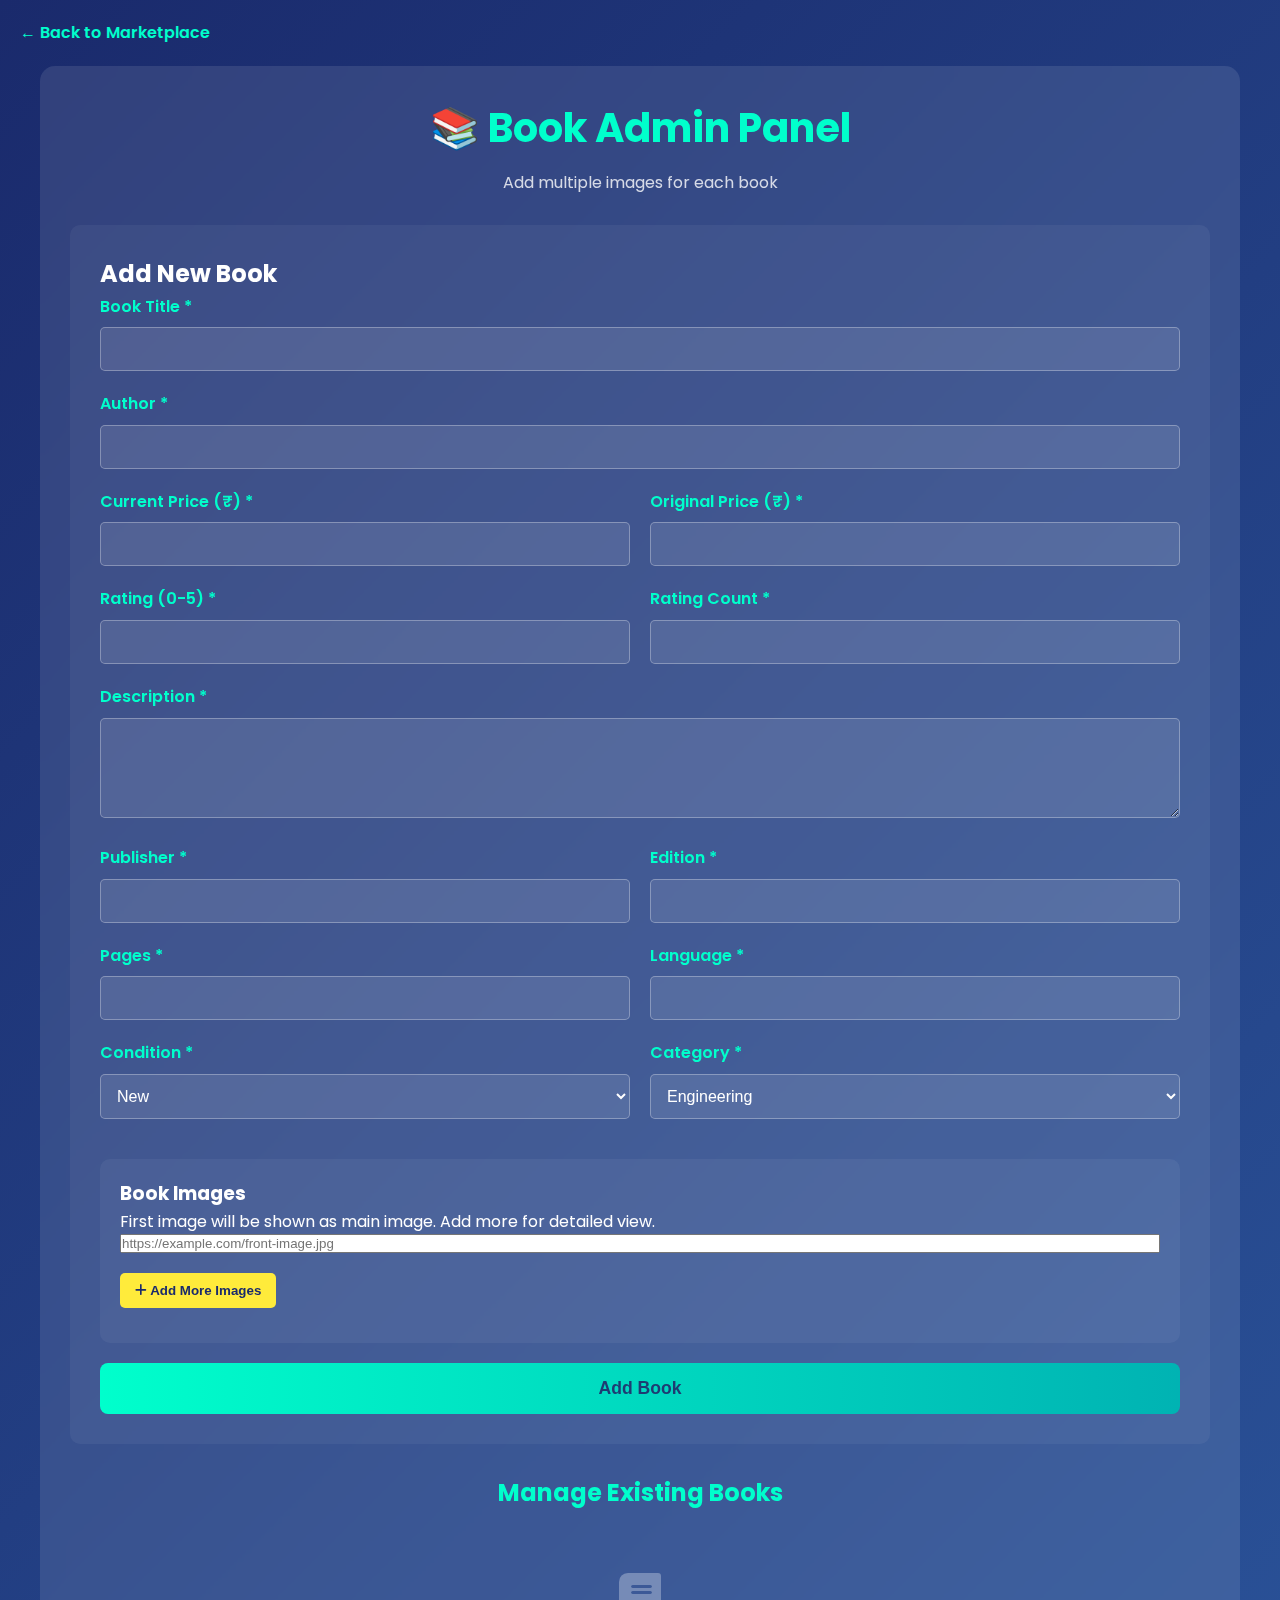
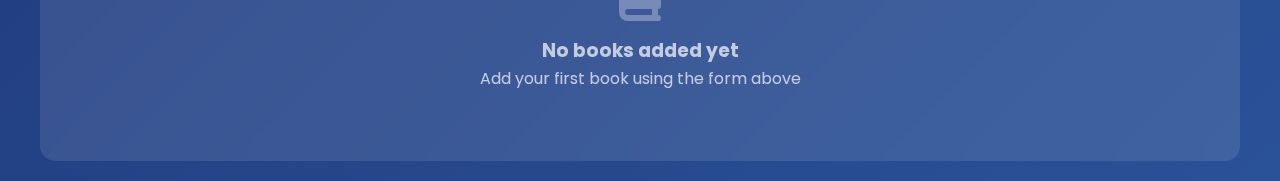
<file: admin-panel.html>
<!DOCTYPE html>
<html lang="en">
<head>
<meta charset="UTF-8">
<meta name="viewport" content="width=device-width, initial-scale=1.0">
<title>Admin Panel - AbhiLearn</title>
<link href="https://fonts.googleapis.com/css2?family=Poppins:wght@300;400;600;700&display=swap" rel="stylesheet">
<link rel="stylesheet" href="https://cdnjs.cloudflare.com/ajax/libs/font-awesome/6.4.0/css/all.min.css">
<style>
* { margin:0; padding:0; box-sizing:border-box; }
body { 
    font-family: 'Poppins', sans-serif; 
    background: linear-gradient(135deg, #1a2a6c 0%, #2a5298 100%); 
    color:#fff; 
    min-height:100vh; 
    line-height: 1.6;
    padding: 20px;
}

.admin-container {
    max-width: 1200px;
    margin: 0 auto;
    background: rgba(255,255,255,0.1);
    border-radius: 15px;
    padding: 30px;
    backdrop-filter: blur(10px);
}

.admin-header {
    text-align: center;
    margin-bottom: 30px;
}

.admin-header h1 {
    color: #00ffcc;
    font-size: 2.5rem;
    margin-bottom: 10px;
}

.admin-header p {
    color: rgba(255,255,255,0.8);
}

.add-book-form {
    background: rgba(255,255,255,0.05);
    padding: 30px;
    border-radius: 10px;
    margin-bottom: 30px;
}

.form-group {
    margin-bottom: 20px;
}

.form-group label {
    display: block;
    margin-bottom: 8px;
    font-weight: 600;
    color: #00ffcc;
}

.form-group input, .form-group textarea, .form-group select {
    width: 100%;
    padding: 12px;
    border: 1px solid rgba(255,255,255,0.3);
    background: rgba(255,255,255,0.1);
    color: #fff;
    border-radius: 5px;
    font-size: 1rem;
}

.form-group textarea {
    height: 100px;
    resize: vertical;
}

.form-row {
    display: grid;
    grid-template-columns: 1fr 1fr;
    gap: 20px;
}

/* Multiple Images Section */
.multiple-images {
    background: rgba(255,255,255,0.05);
    padding: 20px;
    border-radius: 10px;
    margin: 20px 0;
}

.image-url-group {
    display: flex;
    gap: 10px;
    margin-bottom: 10px;
}

.image-url-group input {
    flex: 1;
}

.add-more-btn {
    background: #ffeb3b;
    color: #1a2a6c;
    border: none;
    padding: 10px 15px;
    border-radius: 5px;
    cursor: pointer;
    font-weight: 600;
    margin-top: 10px;
}

.remove-image {
    background: #ff3366;
    color: white;
    border: none;
    padding: 12px 15px;
    border-radius: 5px;
    cursor: pointer;
}

.preview-images {
    display: flex;
    gap: 10px;
    flex-wrap: wrap;
    margin-top: 15px;
}

.preview-img {
    width: 80px;
    height: 80px;
    object-fit: cover;
    border-radius: 5px;
    border: 2px solid #00ffcc;
}

.submit-btn {
    background: linear-gradient(to right, #00ffcc, #00b3b3);
    color: #1e3c72;
    border: none;
    padding: 15px 30px;
    border-radius: 8px;
    font-weight: 600;
    font-size: 1.1rem;
    cursor: pointer;
    transition: all 0.3s ease;
    width: 100%;
}

.submit-btn:hover {
    background: linear-gradient(to right, #00e6b8, #009999);
    transform: translateY(-2px);
}

.books-list {
    margin-top: 30px;
}

.books-list h2 {
    color: #00ffcc;
    margin-bottom: 20px;
    text-align: center;
}

.book-item {
    background: rgba(255,255,255,0.05);
    padding: 20px;
    border-radius: 10px;
    margin-bottom: 15px;
}

.book-info h3 {
    color: #00ffcc;
    margin-bottom: 5px;
}

.book-images-preview {
    display: flex;
    gap: 10px;
    margin: 10px 0;
    flex-wrap: wrap;
}

.book-img-preview {
    width: 60px;
    height: 60px;
    object-fit: cover;
    border-radius: 5px;
}

.book-actions {
    display: flex;
    gap: 10px;
    margin-top: 10px;
}

.edit-btn, .delete-btn {
    padding: 8px 15px;
    border: none;
    border-radius: 5px;
    cursor: pointer;
    font-weight: 600;
}

.edit-btn {
    background: #ffeb3b;
    color: #1a2a6c;
}

.delete-btn {
    background: #ff3366;
    color: white;
}

.empty-books {
    text-align: center;
    padding: 40px;
    color: rgba(255,255,255,0.7);
}

.empty-books i {
    font-size: 3rem;
    margin-bottom: 15px;
    color: rgba(255,255,255,0.3);
}

.back-btn {
    display: inline-block;
    margin-bottom: 20px;
    color: #00ffcc;
    text-decoration: none;
    font-weight: 600;
}

.back-btn:hover {
    text-decoration: underline;
}
</style>
</head>
<body>

<a href="buy.html" class="back-btn">← Back to Marketplace</a>

<div class="admin-container">
    <div class="admin-header">
        <h1>📚 Book Admin Panel</h1>
        <p>Add multiple images for each book</p>
    </div>

    <div class="add-book-form">
        <h2>Add New Book</h2>
        <form id="bookForm">
            <div class="form-group">
                <label for="bookTitle">Book Title *</label>
                <input type="text" id="bookTitle" required>
            </div>
            
            <div class="form-group">
                <label for="bookAuthor">Author *</label>
                <input type="text" id="bookAuthor" required>
            </div>
            
            <div class="form-row">
                <div class="form-group">
                    <label for="currentPrice">Current Price (₹) *</label>
                    <input type="number" id="currentPrice" required>
                </div>
                
                <div class="form-group">
                    <label for="originalPrice">Original Price (₹) *</label>
                    <input type="number" id="originalPrice" required>
                </div>
            </div>
            
            <div class="form-row">
                <div class="form-group">
                    <label for="bookRating">Rating (0-5) *</label>
                    <input type="number" id="bookRating" min="0" max="5" step="0.1" required>
                </div>
                
                <div class="form-group">
                    <label for="ratingCount">Rating Count *</label>
                    <input type="number" id="ratingCount" required>
                </div>
            </div>
            
            <div class="form-group">
                <label for="bookDescription">Description *</label>
                <textarea id="bookDescription" required></textarea>
            </div>
            
            <div class="form-row">
                <div class="form-group">
                    <label for="bookPublisher">Publisher *</label>
                    <input type="text" id="bookPublisher" required>
                </div>
                
                <div class="form-group">
                    <label for="bookEdition">Edition *</label>
                    <input type="text" id="bookEdition" required>
                </div>
            </div>
            
            <div class="form-row">
                <div class="form-group">
                    <label for="bookPages">Pages *</label>
                    <input type="number" id="bookPages" required>
                </div>
                
                <div class="form-group">
                    <label for="bookLanguage">Language *</label>
                    <input type="text" id="bookLanguage" required>
                </div>
            </div>
            
            <div class="form-row">
                <div class="form-group">
                    <label for="bookCondition">Condition *</label>
                    <select id="bookCondition" required>
                        <option value="New">New</option>
                        <option value="Like New">Like New</option>
                        <option value="Good">Good</option>
                        <option value="Acceptable">Acceptable</option>
                    </select>
                </div>
                
                <div class="form-group">
                    <label for="bookCategory">Category *</label>
                    <select id="bookCategory" required>
                        <option value="Engineering">Engineering</option>
                        <option value="Medical">Medical</option>
                        <option value="Commerce">Commerce</option>
                        <option value="Arts">Arts</option>
                        <option value="Science">Science</option>
                    </select>
                </div>
            </div>
            
            <!-- Multiple Images Section -->
            <div class="multiple-images">
                <h3>Book Images</h3>
                <p>First image will be shown as main image. Add more for detailed view.</p>
                
                <div id="imageUrlsContainer">
                    <div class="image-url-group">
                        <input type="url" class="image-url" placeholder="https://example.com/front-image.jpg" required>
                    </div>
                </div>
                
                <button type="button" class="add-more-btn" onclick="addMoreImageField()">
                    <i class="fas fa-plus"></i> Add More Images
                </button>
                
                <div class="preview-images" id="imagePreview">
                    <!-- Image previews will appear here -->
                </div>
            </div>
            
            <button type="submit" class="submit-btn">Add Book</button>
        </form>
    </div>

    <div class="books-list">
        <h2>Manage Existing Books</h2>
        <div id="booksList">
            <!-- Books will be displayed here -->
        </div>
    </div>
</div>

<script>
// Load existing books from localStorage
let books = JSON.parse(localStorage.getItem('abhiLearnBooks')) || [];

// Add more image fields
function addMoreImageField() {
    const container = document.getElementById('imageUrlsContainer');
    const newField = document.createElement('div');
    newField.className = 'image-url-group';
    newField.innerHTML = `
        <input type="url" class="image-url" placeholder="https://example.com/another-image.jpg">
        <button type="button" class="remove-image" onclick="removeImageField(this)">×</button>
    `;
    container.appendChild(newField);
}

// Remove image field
function removeImageField(button) {
    button.parentElement.remove();
    updateImagePreview();
}

// Update image preview
function updateImagePreview() {
    const preview = document.getElementById('imagePreview');
    const imageUrls = document.querySelectorAll('.image-url');
    
    preview.innerHTML = '';
    
    imageUrls.forEach(input => {
        if (input.value) {
            const img = document.createElement('img');
            img.src = input.value;
            img.className = 'preview-img';
            img.onerror = function() {
                this.style.display = 'none';
            };
            preview.appendChild(img);
        }
    });
}

// Listen for URL changes
document.addEventListener('input', function(e) {
    if (e.target.classList.contains('image-url')) {
        updateImagePreview();
    }
});

// Form submission
document.getElementById('bookForm').addEventListener('submit', function(e) {
    e.preventDefault();
    
    // Get all image URLs
    const imageUrls = Array.from(document.querySelectorAll('.image-url'))
        .map(input => input.value)
        .filter(url => url.trim() !== '');
    
    if (imageUrls.length === 0) {
        alert('Please add at least one image URL');
        return;
    }
    
    const newBook = {
        id: Date.now(), // Unique ID
        title: document.getElementById('bookTitle').value,
        author: document.getElementById('bookAuthor').value,
        images: imageUrls, // Array of all images
        currentPrice: parseInt(document.getElementById('currentPrice').value),
        originalPrice: parseInt(document.getElementById('originalPrice').value),
        rating: parseFloat(document.getElementById('bookRating').value),
        ratingCount: parseInt(document.getElementById('ratingCount').value),
        description: document.getElementById('bookDescription').value,
        publisher: document.getElementById('bookPublisher').value,
        edition: document.getElementById('bookEdition').value,
        pages: parseInt(document.getElementById('bookPages').value),
        language: document.getElementById('bookLanguage').value,
        condition: document.getElementById('bookCondition').value,
        category: document.getElementById('bookCategory').value
    };
    
    books.push(newBook);
    localStorage.setItem('abhiLearnBooks', JSON.stringify(books));
    
    // Reset form
    document.getElementById('bookForm').reset();
    document.getElementById('imageUrlsContainer').innerHTML = `
        <div class="image-url-group">
            <input type="url" class="image-url" placeholder="https://example.com/front-image.jpg" required>
        </div>
    `;
    document.getElementById('imagePreview').innerHTML = '';
    
    // Update books list
    displayBooks();
    
    alert('Book added successfully!');
});

// Display books in admin panel
function displayBooks() {
    const booksList = document.getElementById('booksList');
    booksList.innerHTML = '';
    
    if (books.length === 0) {
        booksList.innerHTML = `
            <div class="empty-books">
                <i class="fas fa-book"></i>
                <h3>No books added yet</h3>
                <p>Add your first book using the form above</p>
            </div>
        `;
        return;
    }
    
    books.forEach((book, index) => {
        const bookItem = document.createElement('div');
        bookItem.className = 'book-item';
        bookItem.innerHTML = `
            <div class="book-info">
                <h3>${book.title}</h3>
                <p>by ${book.author} | ₹${book.currentPrice} | ${book.category}</p>
                <p>${book.images.length} images</p>
                <div class="book-images-preview">
                    ${book.images.map(img => `<img src="${img}" class="book-img-preview" onerror="this.style.display='none'">`).join('')}
                </div>
            </div>
            <div class="book-actions">
                <button class="edit-btn" onclick="editBook(${index})">Edit</button>
                <button class="delete-btn" onclick="deleteBook(${index})">Delete</button>
            </div>
        `;
        booksList.appendChild(bookItem);
    });
}

// Delete book function
function deleteBook(index) {
    if (confirm('Are you sure you want to delete this book?')) {
        books.splice(index, 1);
        localStorage.setItem('abhiLearnBooks', JSON.stringify(books));
        displayBooks();
    }
}

// Edit book function
function editBook(index) {
    const book = books[index];
    
    // Fill form with book data
    document.getElementById('bookTitle').value = book.title;
    document.getElementById('bookAuthor').value = book.author;
    document.getElementById('currentPrice').value = book.currentPrice;
    document.getElementById('originalPrice').value = book.originalPrice;
    document.getElementById('bookRating').value = book.rating;
    document.getElementById('ratingCount').value = book.ratingCount;
    document.getElementById('bookDescription').value = book.description;
    document.getElementById('bookPublisher').value = book.publisher;
    document.getElementById('bookEdition').value = book.edition;
    document.getElementById('bookPages').value = book.pages;
    document.getElementById('bookLanguage').value = book.language;
    document.getElementById('bookCondition').value = book.condition;
    document.getElementById('bookCategory').value = book.category;
    
    // Fill images
    const container = document.getElementById('imageUrlsContainer');
    container.innerHTML = '';
    book.images.forEach((url, i) => {
        const newField = document.createElement('div');
        newField.className = 'image-url-group';
        newField.innerHTML = `
            <input type="url" class="image-url" value="${url}" ${i === 0 ? 'required' : ''}>
            ${i > 0 ? '<button type="button" class="remove-image" onclick="removeImageField(this)">×</button>' : ''}
        `;
        container.appendChild(newField);
    });
    
    updateImagePreview();
    
    // Remove the book being edited
    books.splice(index, 1);
    localStorage.setItem('abhiLearnBooks', JSON.stringify(books));
    displayBooks();
}

// Initial display
displayBooks();
</script>
</body>
</html>
</file>
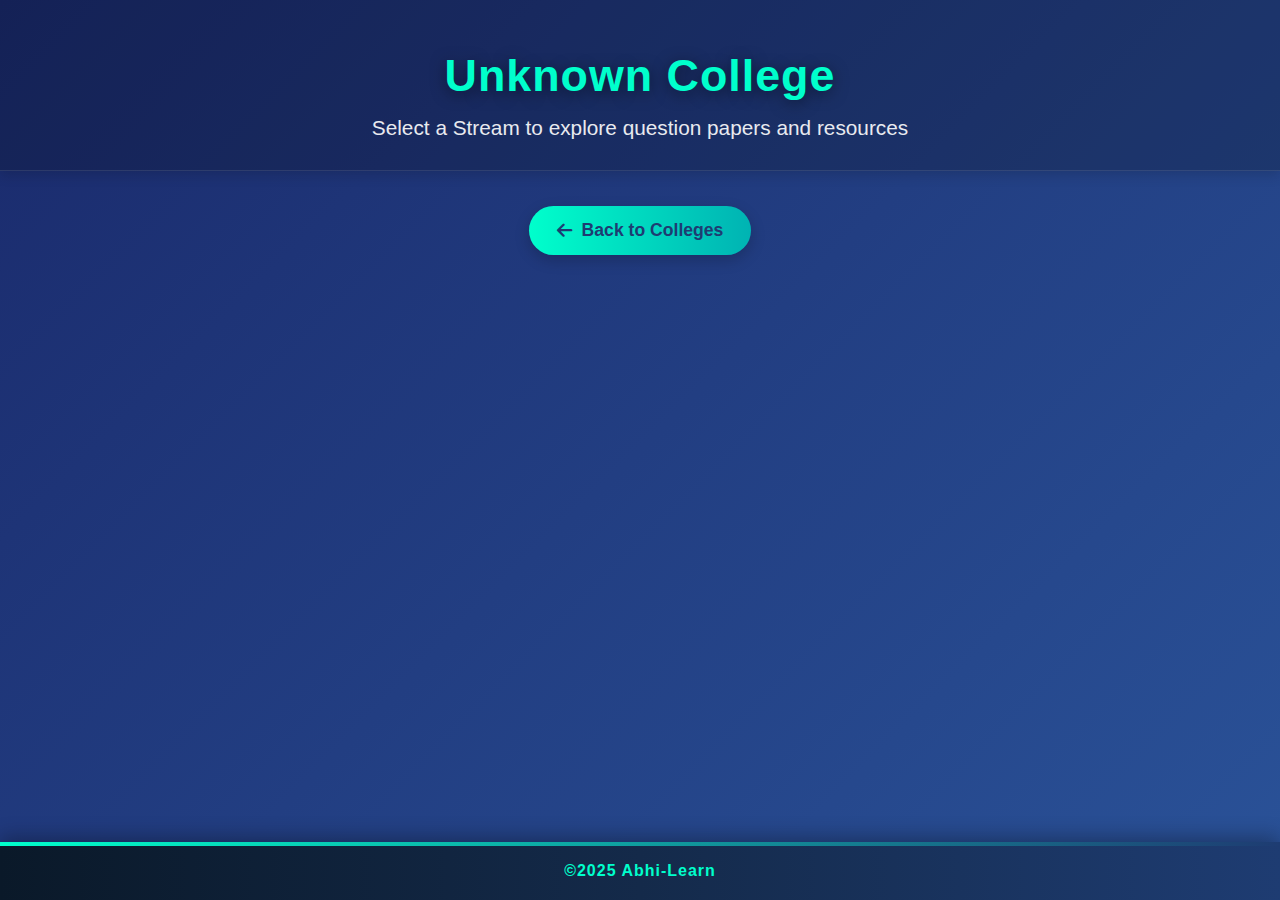
<file: college.html>
<!DOCTYPE html>
<html lang="en">
<head>
<meta charset="UTF-8">
<meta name="viewport" content="width=device-width, initial-scale=1.0">
<title>College - BR Paper</title>
<link rel="stylesheet" href="https://cdnjs.cloudflare.com/ajax/libs/font-awesome/6.4.0/css/all.min.css">
<style>
* { 
  margin:0; 
  padding:0; 
  box-sizing:border-box; 
  font-family:'Poppins', sans-serif; 
}

body {
  background: linear-gradient(135deg, #1a2a6c 0%, #2a5298 100%);
  color:#fff; 
  min-height:100vh;
  display:flex; 
  flex-direction:column;
}

/* Header - Matching BCA Page */
.header { 
  text-align:center; 
  padding:50px 20px 30px; 
  background: rgba(0, 0, 0, 0.2);
  border-bottom: 1px solid rgba(255, 255, 255, 0.1);
  box-shadow: 0 4px 12px rgba(0, 0, 0, 0.15);
}

.header h1 { 
  font-size:2.8rem; 
  margin-bottom:15px; 
  color:#00ffcc; 
  text-shadow:0 3px 15px rgba(0,0,0,0.5);
  letter-spacing: 1px;
  font-weight: 700;
}

.header p { 
  font-size:1.3rem; 
  opacity: 0.9;
  font-weight: 300;
  max-width: 600px;
  margin: 0 auto;
}

/* Back Button - Matching BCA Page */
.back-btn-container {
  text-align:center;
  padding: 25px 0 15px;
}

.back-btn {
  display:inline-flex;
  align-items: center;
  gap: 10px;
  margin:10px auto 30px;
  padding:14px 28px;
  background: linear-gradient(to right, #00ffcc, #00b3b3);
  color:#1e3c72;
  border-radius:50px;
  font-weight:600;
  text-decoration:none;
  box-shadow:0 5px 15px rgba(0,0,0,0.2);
  transition: all 0.3s ease;
  font-size: 1.1rem;
}

.back-btn:hover {
  transform:translateY(-5px);
  box-shadow:0 10px 25px rgba(0,0,0,0.3);
  color: #1a2a6c;
}

/* Grid Cards - Matching BCA Page */
.grid {
  display:grid;
  grid-template-columns:repeat(auto-fit, minmax(200px,1fr));
  gap:25px; 
  padding:40px 30px 120px;
  max-width: 1200px;
  margin: 0 auto;
  width: 100%;
}

.card {
  text-decoration:none;
  color:#fff;
  background: rgba(255, 255, 255, 0.1);
  height:150px; 
  width:100%;
  border-radius:16px;
  text-align:center;
  font-size:18px;
  font-weight:600;
  transition: all 0.3s ease;
  box-shadow:0 8px 25px rgba(0,0,0,0.3);
  display:flex; 
  flex-direction: column;
  align-items:center; 
  justify-content:center;
  position: relative;
  overflow: hidden;
  border: 1px solid rgba(255, 255, 255, 0.1);
  backdrop-filter: blur(5px);
}

.card::before {
  content: '';
  position: absolute;
  top: 0;
  left: 0;
  width: 100%;
  height: 100%;
  background: linear-gradient(135deg, rgba(0,255,204,0.1), transparent);
  opacity: 0;
  transition: opacity 0.3s ease;
}

.card:hover::before {
  opacity: 1;
}

.card:hover {
  background: linear-gradient(135deg, #00ffcc, #00b3b3);
  color:#1e3c72;
  transform: translateY(-8px) scale(1.05);
  box-shadow:0 15px 30px rgba(0,0,0,0.4);
}

.card-icon {
  font-size: 2.2rem;
  margin-bottom: 12px;
  color: #00ffcc;
  transition: all 0.3s ease;
}

.card:hover .card-icon {
  color: #1e3c72;
  animation: bounce 0.5s ease;
}

@keyframes bounce {
  0%, 100% { transform: translateY(0); }
  50% { transform: translateY(-10px); }
}

/* Footer - Matching BCA Page */
footer {
  text-align:center; 
  padding:20px; 
  margin-top:auto;
  background: linear-gradient(to right, #0a1929, #142a4a, #1e3c72);
  color:#00ffcc; 
  font-size:1rem; 
  font-weight:600; 
  letter-spacing:1px;
  box-shadow:0 -5px 20px rgba(0,0,0,0.3);
  position: relative;
}

footer::before {
  content: '';
  position: absolute;
  top: 0;
  left: 0;
  right: 0;
  height: 4px;
  background: linear-gradient(to right, #00ffcc, #1e3c72);
}

footer span {
  display:inline-block;
  transition: transform 0.3s ease, text-shadow 0.3s ease;
}

footer span:hover {
  transform: scale(1.1);
  text-shadow:0 0 10px #00ffcc, 0 0 20px #00ffcc;
}

/* Animation for cards on load */
@keyframes fadeInUp {
  from {
    opacity: 0;
    transform: translateY(20px);
  }
  to {
    opacity: 1;
    transform: translateY(0);
  }
}

.card {
  animation: fadeInUp 0.5s ease-out forwards;
  opacity: 0;
}

/* Responsive adjustments */
@media (max-width: 768px) {
  .header h1 {
    font-size: 2.2rem;
  }
  
  .header p {
    font-size: 1.1rem;
  }
  
  .grid {
    grid-template-columns: repeat(auto-fit, minmax(160px, 1fr));
    gap: 18px;
    padding: 30px 20px 100px;
  }
  
  .card {
    height: 130px;
    font-size: 16px;
  }
  
  .card-icon {
    font-size: 1.8rem;
  }
  
  .back-btn {
    padding: 12px 24px;
    font-size: 1rem;
  }
}

@media (max-width: 480px) {
  .header {
    padding: 40px 15px 20px;
  }
  
  .header h1 {
    font-size: 2rem;
  }
  
  .grid {
    grid-template-columns: 1fr;
    gap: 15px;
    padding: 25px 15px 100px;
  }
  
  .back-btn {
    padding: 10px 20px;
    font-size: 0.9rem;
  }
}
</style>
</head>
<body>

<!-- Header -->
<div class="header">
  <h1 id="collegeName">College</h1>
  <p>Select a Stream to explore question papers and resources</p>
</div>

<!-- Back Button -->
<div class="back-btn-container">
  <a href="index.html" class="back-btn">
    <i class="fas fa-arrow-left"></i> Back to Colleges
  </a>
</div>

<!-- Stream Cards -->
<div class="grid" id="streamContainer">
  <a href="#" class="card" data-stream="BCA">
    <div class="card-icon"><i class="fas fa-laptop-code"></i></div>
    <div>BCA</div>
  </a>
  <a href="#" class="card" data-stream="BBA">
    <div class="card-icon"><i class="fas fa-chart-line"></i></div>
    <div>BBA</div>
  </a>
  <a href="#" class="card" data-stream="BA">
    <div class="card-icon"><i class="fas fa-book-open"></i></div>
    <div>BA</div>
  </a>
  <a href="#" class="card" data-stream="BSc">
    <div class="card-icon"><i class="fas fa-flask"></i></div>
    <div>BSc</div>
  </a>
  <a href="#" class="card" data-stream="BCom">
    <div class="card-icon"><i class="fas fa-calculator"></i></div>
    <div>BCom</div>
  </a>
  <a href="#" class="card" data-stream="MA">
    <div class="card-icon"><i class="fas fa-graduation-cap"></i></div>
    <div>MA</div>
  </a>
  <a href="#" class="card" data-stream="MSc">
    <div class="card-icon"><i class="fas fa-microscope"></i></div>
    <div>MSc</div>
  </a>
  <a href="#" class="card" data-stream="MBA">
    <div class="card-icon"><i class="fas fa-briefcase"></i></div>
    <div>MBA</div>
  </a>
  <a href="#" class="card" data-stream="MCA">
    <div class="card-icon"><i class="fas fa-code"></i></div>
    <div>MCA</div>
  </a>
</div>

<!-- Footer -->
<footer>
  <span>©2025 Abhi-Learn</span>
</footer>

<script>
// Get college name from URL
const params = new URLSearchParams(window.location.search);
const college = params.get("college") || "Unknown College";
document.getElementById("collegeName").innerText = college;

// Format college name for API (remove spaces and convert to lowercase)
const formattedCollegeName = college.replace(/\s+/g, '').toLowerCase();

// Add proper href to stream links and alert on click
document.querySelectorAll('.card').forEach(link => {
  const streamName = link.getAttribute('data-stream');
  link.setAttribute('href', `stream.html?college=${encodeURIComponent(college)}&stream=${encodeURIComponent(streamName)}`);
  
  // Add click event to show alert with API path
  link.addEventListener('click', function(e) {
    e.preventDefault(); // Prevent immediate navigation
    
    // Show API path in alert
    alert(`API Path: ${formattedCollegeName}/${streamName.toLowerCase()}`);
    
    // After alert, proceed to navigate
    setTimeout(() => {
      window.location.href = `stream.html?college=${encodeURIComponent(college)}&stream=${encodeURIComponent(streamName)}`;
    }, 100);
  });
});

// Add staggered animation delays to cards
document.querySelectorAll('.card').forEach((card, index) => {
  card.style.animationDelay = `${0.1 * index}s`;
});
</script>

</body>
</html>
</file>
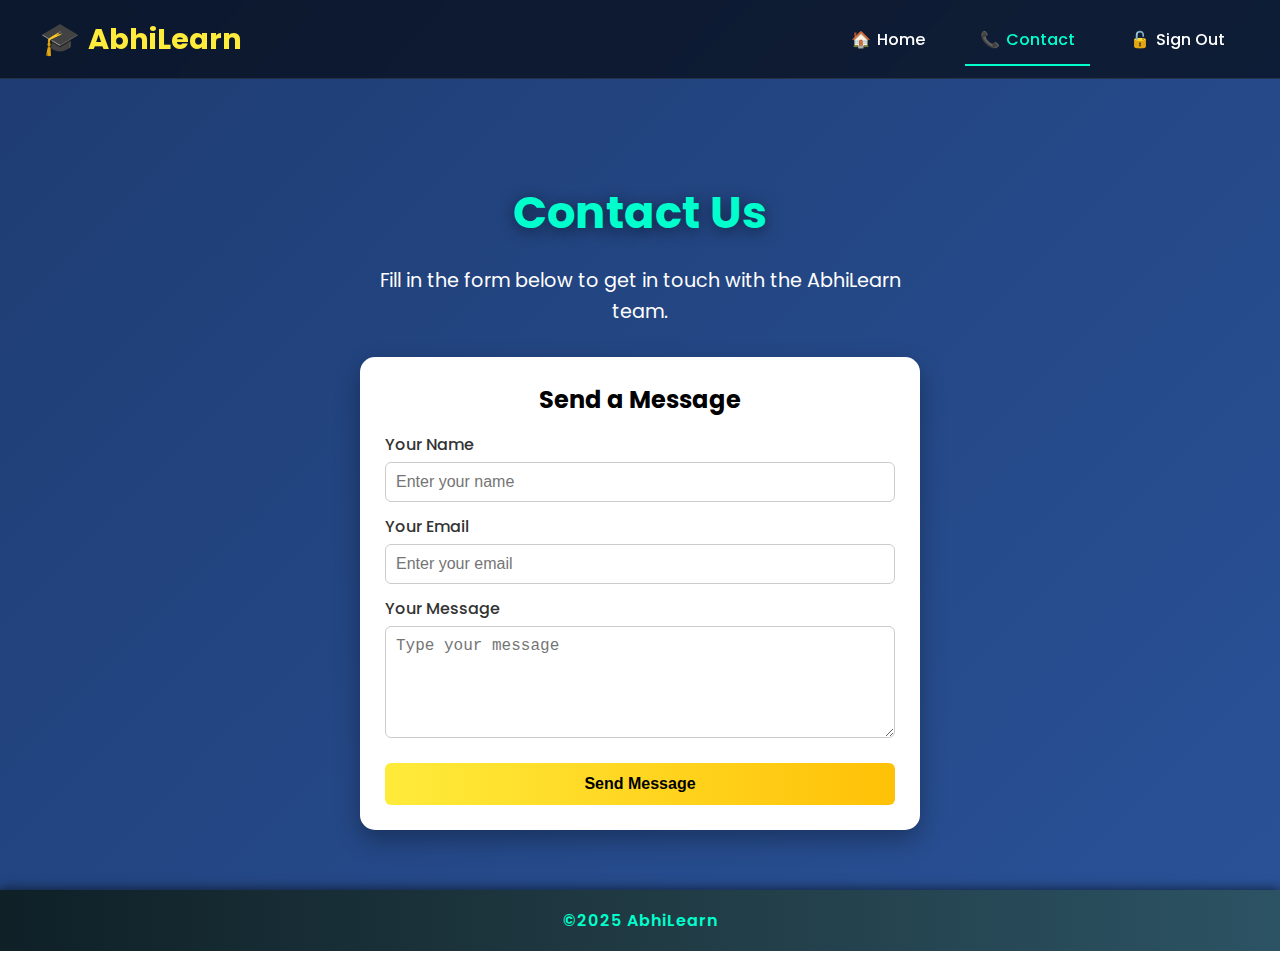
<file: contact.html>
<!DOCTYPE html>
<html lang="en">
<head>
<meta charset="UTF-8">
<meta name="viewport" content="width=device-width, initial-scale=1.0">
<title>Contact - AbhiLearn</title>
<link href="https://fonts.googleapis.com/css2?family=Poppins:wght@400;600;700&display=swap" rel="stylesheet">
<style>
* { margin:0; padding:0; box-sizing:border-box; }
body { font-family: 'Poppins', sans-serif; background: linear-gradient(135deg, #1e3c72 0%, #2a5298 100%); color:#fff; min-height:100vh; display:flex; flex-direction:column; }

/* Navbar */
.navbar {
  display:flex;
  justify-content:space-between;
  align-items:center;
  padding:15px 40px;
  background: rgba(0,0,0,0.6);
  backdrop-filter: blur(10px);
  position:sticky;
  top:0;
  z-index:1000;
  border-bottom:1px solid rgba(255,255,255,0.1);
}

.navbar .logo {
  font-size:1.8rem;
  font-weight:700;
  color:#ffeb3b; /* yellow logo */
  display:flex;
  align-items:center;
  gap:8px;
}

.logo-icon { font-size:2rem; }

/* Hamburger menu */
.hamburger {
  display:none;
  flex-direction:column;
  cursor:pointer;
  gap:5px;
  z-index:1100;
}

.hamburger div {
  width:30px;
  height:4px;
  background:#fff;
  border-radius:2px;
}

/* Nav links */
.nav-links {
  display:flex;
  list-style:none;
  gap:25px;
}

.nav-links li a {
  font-weight:500;
  position:relative;
  transition:0.3s;
  padding:10px 15px;
  color:#fff;
  text-decoration:none;
  display:flex;
  align-items:center;
  gap:6px;
  border-radius:8px;
}

.nav-links li a:hover,
.nav-links li a.active { color:#00ffcc; }

.nav-links li a::after {
  content:"";
  position:absolute;
  left:0;
  bottom:-4px;
  height:2px;
  width:0;
  background:#00ffcc;
  transition:width 0.3s;
}

.nav-links li a:hover::after,
.nav-links li a.active::after { width:100%; }

/* Page Content */
.content { flex:1; padding:100px 20px 60px; max-width:600px; margin:0 auto; text-align:center; }
.content h1 { font-size:2.8rem; margin-bottom:20px; color:#00ffcc; text-shadow:0 3px 15px rgba(0,0,0,0.5); }
.content p { font-size:1.2rem; margin-bottom:30px; line-height:1.6; color:#fff; }

/* Contact Box */
.contact-box { background:#fff; color:#333; padding:25px; border-radius:15px; box-shadow:0 10px 25px rgba(0,0,0,0.3); text-align:left; }
.contact-box h2 { text-align:center; margin-bottom:15px; color:#000; } /* heading in black */
.contact-box label { display:block; margin-top:12px; font-weight:500; }
.contact-box input, .contact-box textarea { width:100%; margin-top:5px; padding:10px; border:1px solid #ccc; border-radius:6px; font-size:1rem; }

/* Send Message Button */
.contact-box button {
  margin-top:18px;
  width:100%;
  padding:12px;
  border:none;
  border-radius:6px;
  background: linear-gradient(90deg,#ffeb3b,#ffc107); /* golden button */
  color:#000; /* black text */
  font-size:1rem;
  font-weight:bold;
  cursor:pointer;
  transition:0.2s;
}
.contact-box button:hover {
  transform:translateY(-2px);
  box-shadow:0 6px 18px rgba(0,0,0,0.3);
}

/* Footer */
footer { text-align:center; padding:18px; background:linear-gradient(to right,#0f2027,#203a43,#2c5364); color:#00ffcc; font-size:1rem; font-weight:600; letter-spacing:1px; box-shadow:0 -2px 10px rgba(0,0,0,0.5); margin-top:auto; }
footer span { display:inline-block; transition:0.3s; }
footer span:hover { transform: scale(1.1); text-shadow:0 0 10px #00ffcc,0 0 20px #00ffcc; }

/* Responsive */
@media(max-width:768px){
  .navbar { justify-content: space-between; padding: 15px 20px; }
  .hamburger { display:flex; }
  .nav-links {
    position:absolute;
    top:60px;
    right:10px;
    background: rgba(0,0,0,0.95);
    flex-direction:column;
    width:220px;
    display:none;
    padding:20px;
    border-radius:0 0 10px 10px;
    gap:15px;
    box-shadow:0 10px 25px rgba(0,0,0,0.5);
  }
  .nav-links.show { display:flex; }
  .nav-links li a { padding:12px 15px; font-size:1.1rem; }
  .content h1 { font-size:2.2rem; }
  .content p { font-size:1rem; }
}
</style>
</head>
<body>

<!-- Navbar -->
<nav class="navbar">
  <div class="logo">
    <span class="logo-icon">🎓</span> AbhiLearn
  </div>
  <ul class="nav-links">
    <li><a href="index2.html" class="nav-link"><span>🏠</span> Home</a></li>
    <li><a href="contact.html" class="nav-link active"><span>📞</span> Contact</a></li>
    <li><a href="signin.html"><span>🔓</span> Sign Out</a></li>
  </ul>
  <div class="hamburger" onclick="toggleMenu()">
    <div></div>
    <div></div>
    <div></div>
  </div>
</nav>

<!-- Page Content -->
<div class="content">
  <h1>Contact Us</h1>
  <p>Fill in the form below to get in touch with the AbhiLearn team.</p>

  <div class="contact-box">
    <h2>Send a Message</h2> <!-- heading now black -->
    <form>
      <label for="name">Your Name</label>
      <input type="text" id="name" placeholder="Enter your name">
      <label for="email">Your Email</label>
      <input type="email" id="email" placeholder="Enter your email">
      <label for="message">Your Message</label>
      <textarea id="message" rows="5" placeholder="Type your message"></textarea>
      <button type="submit">Send Message</button> <!-- button text black -->
    </form>
  </div>
</div>

<!-- Footer -->
<footer>
  <span>©2025 AbhiLearn</span>
</footer>

<script>
// Highlight current nav link
const currentPage = window.location.pathname.split("/").pop();
document.querySelectorAll(".nav-link").forEach(link => {
  if(link.getAttribute("href") === currentPage) link.classList.add("active");
});

// Toggle mobile menu
function toggleMenu() {
  document.querySelector('.nav-links').classList.toggle('show');
}

// Close menu when clicking outside
document.addEventListener('click', function(event) {
  const nav = document.querySelector('.nav-links');
  const hamburger = document.querySelector('.hamburger');
  if (!nav.contains(event.target) && !hamburger.contains(event.target)) {
    nav.classList.remove('show');
  }
});
</script>

</body>
</html>
</file>
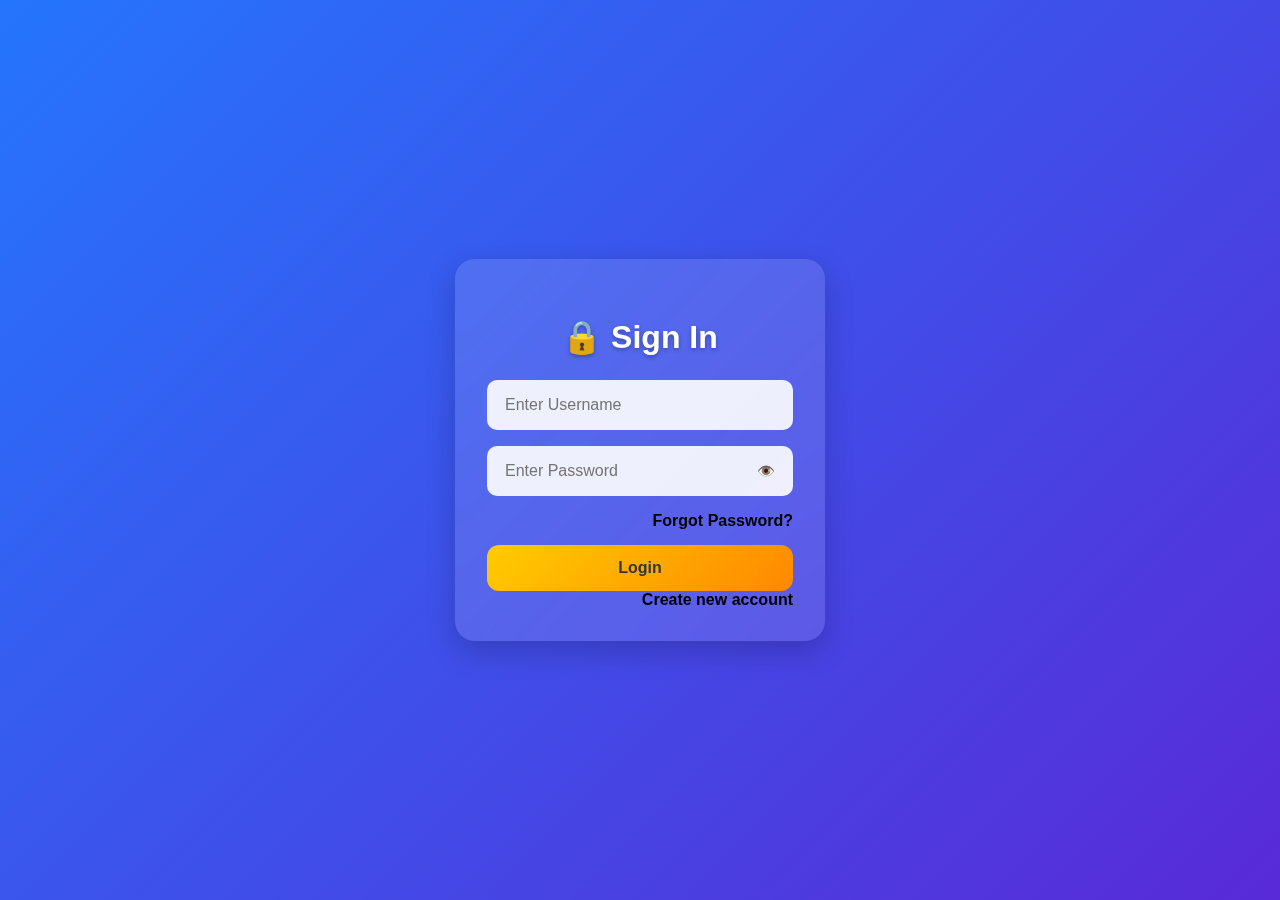
<file: index8.html>
<!DOCTYPE html>
<html lang="en">
<head>
  <meta charset="UTF-8" />
  <meta name="viewport" content="width=device-width, initial-scale=1.0"/>
  <title>Sign In - AbhiLearn</title>
  <style>
    /* === INSERT YOUR CSS HERE (same as your original CSS code) === */
    :root {
      --primary-gradient: linear-gradient(-45deg, #6a11cb, #2575fc, #6a11cb, #2575fc);
      --button-gradient: linear-gradient(135deg, #ffcc00, #ff8800);
      --button-hover-gradient: linear-gradient(135deg, #fff, #ffcc00);
      --error-color: #ff4d4d;
      --success-color: #4dff4d;
      --link-color: #000000;
      --link-hover-color: #333333;
      --secondary-link-color: #000000;
      --card-bg: rgba(255,255,255,0.12);
      --text-color: #fff;
      --input-focus-glow: rgba(37,117,252,0.8);
    }
    * { box-sizing: border-box; }
    body {
      margin: 0; font-family: 'Segoe UI', sans-serif; overflow: hidden;
      min-height: 100vh; display: flex; justify-content: center;
      align-items: center; background: var(--primary-gradient);
      background-size: 400% 400%; animation: gradientMove 20s ease infinite;
      position: relative; color: var(--text-color);
    }
    @keyframes gradientMove {
      0% { background-position: 0% 50%; }
      50% { background-position: 100% 50%; }
      100% { background-position: 0% 50%; }
    }
    .form-container { width: 100%; max-width: 400px; padding: 0 15px; }
    .form-card {
      background: var(--card-bg); backdrop-filter: blur(12px); padding: 2rem;
      border-radius: 20px; text-align: center; width: 100%; position: relative;
      z-index: 10; box-shadow: 0 10px 30px rgba(0, 0, 0, 0.2);
    }
    .form-card h2 { font-size: 2rem; margin-bottom: 1.5rem;
      text-shadow: 0 2px 4px rgba(0,0,0,0.3);
    }
    .input-group { margin-bottom: 1rem; position: relative; }
    .form-card input {
      width: 100%; padding: 14px 16px; border-radius: 10px;
      border: 2px solid transparent; outline: none; font-size: 1rem;
      background: rgba(255, 255, 255, 0.9); transition: all 0.3s ease;
    }
    .form-card input:focus {
      border-color: var(--input-focus-glow);
      box-shadow: 0 0 10px var(--input-focus-glow);
      background: rgba(255, 255, 255, 1);
    }
    .password-toggle {
      position: absolute; right: 12px; top: 50%;
      transform: translateY(-50%); background: none;
      border: none; cursor: pointer; color: #666; font-size: 0.9rem;
    }
    .btn {
      width: 100%; padding: 14px; margin-top: 15px;
      border: none; border-radius: 12px; font-weight: bold;
      cursor: pointer; background: var(--button-gradient);
      color: #333; transition: all 0.3s ease; font-size: 1rem;
    }
    .btn:hover {
      background: var(--button-hover-gradient);
      transform: translateY(-3px);
      box-shadow: 0 6px 18px rgba(0,0,0,0.25);
    }
    .btn:active { transform: translateY(-1px); }
    #error-message, #success-message,
    #signup-error-message, #signup-success-message,
    #forgot-error-message, #forgot-success-message {
      margin-top: 12px; font-weight: bold;
      padding: 8px 12px; border-radius: 8px;
    }
    .error { color: var(--error-color); background: rgba(255, 77, 77, 0.1); }
    .success { color: var(--success-color); background: rgba(77, 255, 77, 0.1); }
    .form-links { margin-top: 1rem; display: flex;
      flex-direction: column; gap: 0.5rem;
    }
    .forgot-link, .create-link { text-align: right; }
    .forgot-link a, .create-link a, .form-links a {
      color: var(--link-color); font-size: 1rem; font-weight: 700;
      text-decoration: none; transition: all 0.3s;
    }
    .create-link a { color: var(--secondary-link-color); }
    .forgot-link a:hover, .create-link a:hover, .form-links a:hover {
      color: var(--link-hover-color);
      text-shadow: 0 0 8px rgba(0, 0, 0, 0.3);
      text-decoration: underline;
    }
    .hidden { display: none; }
    .bubble {
      position: absolute; border-radius: 50%; background: rgba(255,255,255,0.15);
      box-shadow: 0 0 15px rgba(255,255,255,0.3); pointer-events: none;
      z-index: 1;
    }
    .password-strength {
      margin-top: 5px; font-size: 0.8rem; text-align: left;
      height: 20px;
    }
    .strength-weak { color: #ff4d4d; }
    .strength-medium { color: #ffcc00; }
    .strength-strong { color: #4dff4d; }
    .loading {
      display: inline-block; width: 20px; height: 20px;
      border: 3px solid rgba(255,255,255,.3); border-radius: 50%;
      border-top-color: #fff; animation: spin 1s ease-in-out infinite;
    }
    @keyframes spin { to { transform: rotate(360deg); } }
    @media (max-width: 500px) {
      .form-card { padding: 1.5rem; }
      .form-card h2 { font-size: 1.75rem; }
    }
    @media (prefers-reduced-motion: reduce) {
      * { animation-duration: 0.01ms !important;
        animation-iteration-count: 1 !important;
        transition-duration: 0.01ms !important;
      }
      .bubble { display: none; }
    }
  </style>
</head>
<body>

  <div class="form-container">
    <!-- Login Form -->
    <div class="form-card" id="login-form">
      <h2>🔒 Sign In</h2>
      <div class="input-group">
        <input type="text" id="login-username" placeholder="Enter Username" required aria-label="Username">
      </div>
      <div class="input-group">
        <input type="password" id="login-password" placeholder="Enter Password" required aria-label="Password">
        <button type="button" class="password-toggle" aria-label="Show password">👁️</button>
      </div>
      <div class="forgot-link">
        <a href="#" onclick="showForgotPassword(event)">Forgot Password?</a>
      </div>
      <button class="btn" onclick="login()" id="login-btn">Login</button>
      <div class="create-link">
        <a href="#" onclick="showSignup(event)">Create new account</a>
      </div>
      <p id="error-message" class="hidden"></p>
    </div>

    <!-- Signup Form -->
    <div class="form-card hidden" id="signup-form">
      <h2>🚀 Create New Account</h2>
      <div class="input-group">
        <input type="email" id="signup-email" placeholder="Enter Email" required aria-label="Email">
      </div>
      <div class="input-group">
        <input type="text" id="signup-username" placeholder="Choose a Username" required aria-label="Username">
      </div>
      <div class="input-group">
        <input type="password" id="signup-password" placeholder="Create a Password" required aria-label="Password">
        <button type="button" class="password-toggle" aria-label="Show password">👁️</button>
        <div class="password-strength" id="password-strength"></div>
      </div>
      <button class="btn" onclick="signup()" id="signup-btn">Sign Up</button>
      <div class="form-links">
        <a href="#" onclick="showLogin(event)">Already have an account? Sign In</a>
      </div>
      <p id="signup-error-message" class="hidden"></p>
      <p id="signup-success-message" class="hidden"></p>
    </div>

    <!-- Forgot Password Form -->
    <div class="form-card hidden" id="forgot-password-form">
      <h2>🤔 Forgot Password</h2>
      <div class="input-group">
        <input type="text" id="forgot-username" placeholder="Enter Your Username" required aria-label="Username">
      </div>
      <div class="input-group">
        <input type="email" id="forgot-email" placeholder="Enter Your Email" required aria-label="Email">
      </div>
      <button class="btn" onclick="recoverPassword()" id="recover-btn">Recover Password</button>
      <div class="form-links">
        <a href="#" onclick="showLogin(event)">Back to Sign In</a>
      </div>
      <p id="forgot-error-message" class="hidden"></p>
      <p id="forgot-success-message" class="hidden"></p>
    </div>
  </div>

<script>
  // Utility functions
  function $(id) { return document.getElementById(id); }
  function showMessage(el, msg, type) {
    el.textContent = msg; el.className = type; el.classList.remove('hidden');
  }
  function hideMessage(el) { el.classList.add('hidden'); }
  function validateEmail(email) {
    const re = /^[^\s@]+@[^\s@]+\.[^\s@]+$/;
    return re.test(email);
  }
  function checkPasswordStrength(password) {
    if (password.length < 8) return { strength: 0, text: 'Weak: Too short' };
    let strength = 0;
    if (password.length >= 8) strength++;
    if (/[a-z]/.test(password)) strength++;
    if (/[A-Z]/.test(password)) strength++;
    if (/[0-9]/.test(password)) strength++;
    if (/[!@#$%^&*(),.?":{}|<>]/.test(password)) strength++;
    if (strength < 2) return { strength:1, text:'Weak' };
    if (strength < 4) return { strength:2, text:'Medium' };
    return { strength:3, text:'Strong' };
  }

  // Form toggles
  const loginForm = $('login-form'), signupForm = $('signup-form'), forgotForm = $('forgot-password-form');

  function showLogin(e) { e && e.preventDefault(); loginForm.classList.remove('hidden'); signupForm.classList.add('hidden'); forgotForm.classList.add('hidden'); clearMessages(); }
  function showSignup(e) { e && e.preventDefault(); loginForm.classList.add('hidden'); signupForm.classList.remove('hidden'); forgotForm.classList.add('hidden'); clearMessages(); }
  function showForgotPassword(e) { e && e.preventDefault(); loginForm.classList.add('hidden'); signupForm.classList.add('hidden'); forgotForm.classList.remove('hidden'); clearMessages(); }

  function clearMessages() {
    ['error-message','signup-error-message','signup-success-message','forgot-error-message','forgot-success-message'].forEach(id => {
      $(id).textContent = ''; $(id).classList.add('hidden');
    });
  }

  // Default user
  if (!localStorage.getItem('users')) {
    const defaultUsers = [{
      email: 'default@abhilearn.com',
      username: 'Abhishek pant',
      password: '987654321'
    }];
    localStorage.setItem('users', JSON.stringify(defaultUsers));
  }

  // Login function
  function login() {
    const username = $('login-username').value.trim(), password = $('login-password').value.trim();
    const errorMessage = $('error-message'), loginBtn = $('login-btn');
    if (!username || !password) { showMessage(errorMessage, "Please fill in all fields", "error"); return; }
    const original = loginBtn.textContent;
    loginBtn.innerHTML = '<span class="loading"></span> Logging in...'; loginBtn.disabled = true;
    setTimeout(() => {
      const users = JSON.parse(localStorage.getItem('users') || '[]');
      const user = users.find(u => u.username === username && u.password === password);
      if (user) {
        localStorage.setItem("isLoggedIn","true"); localStorage.setItem("currentUser", username);
        showMessage(errorMessage, "✅ Login successful! Redirecting...", "success");
        setTimeout(() => window.location.href = "index2.html", 1000);
      } else {
        showMessage(errorMessage, "❌ Invalid Username or Password!", "error");
        loginBtn.textContent = original; loginBtn.disabled = false;
      }
    }, 800);
  }

  // Signup function
  function signup() {
    const email = $('signup-email').value.trim(), username = $('signup-username').value.trim();
    const password = $('signup-password').value.trim(), err = $('signup-error-message'), succ = $('signup-success-message');
    const btn = $('signup-btn');
    if (!email || !username || !password) { showMessage(err, "Please fill out all fields.", "error"); hideMessage(succ); return; }
    if (!validateEmail(email)) { showMessage(err, "Please enter a valid email address.", "error"); hideMessage(succ); return; }
    const ps = checkPasswordStrength(password);
    if (ps.strength < 2) { showMessage(err, "Password is too weak. Use at least 8 characters with a mix.", "error"); hideMessage(succ); return; }
    const original = btn.textContent;
    btn.innerHTML = '<span class="loading"></span> Creating account...'; btn.disabled = true;
    setTimeout(() => {
      const users = JSON.parse(localStorage.getItem('users') || '[]');
      if (users.some(u => u.username === username)) { showMessage(err, "❌ Username is already taken.", "error"); hideMessage(succ); btn.textContent = original; btn.disabled = false; return; }
      if (users.some(u => u.email === email)) { showMessage(err, "❌ An account with this email exists.", "error"); hideMessage(succ); btn.textContent = original; btn.disabled = false; return; }
      users.push({ email, username, password });
      localStorage.setItem('users', JSON.stringify(users));
      showMessage(succ, "✅ Account created successfully! You can now sign in.", "success"); hideMessage(err);
      $('signup-email').value = ''; $('signup-username').value = ''; $('signup-password').value = '';
      btn.textContent = original; btn.disabled = false;
    }, 800);
  }

  // Recover password
  function recoverPassword() {
    const username = $('forgot-username').value.trim(), email = $('forgot-email').value.trim();
    const err = $('forgot-error-message'), succ = $('forgot-success-message');
    const btn = $('recover-btn');
    if (!username || !email) { showMessage(err, "Please enter both username and email.", "error"); hideMessage(succ); return; }
    if (!validateEmail(email)) { showMessage(err, "Please enter a valid email address.", "error"); hideMessage(succ); return; }
    const original = btn.textContent;
    btn.innerHTML = '<span class="loading"></span> Recovering...'; btn.disabled = true;
    setTimeout(() => {
      const users = JSON.parse(localStorage.getItem('users') || '[]');
      const user = users.find(u => u.username === username && u.email === email);
      if (user) {
        showMessage(succ, `🔑 Your password is: ${user.password}`, "success"); hideMessage(err);
      } else {
        showMessage(err, "❌ No account found with that username and email.", "error"); hideMessage(succ);
      }
      btn.textContent = original; btn.disabled = false;
    }, 800);
  }

  // Password toggle and strength listener
  document.querySelectorAll('.password-toggle').forEach(btn =>
    btn.addEventListener('click', function(){
      const input = this.previousElementSibling;
      if (input.type === 'password') { input.type = 'text'; this.textContent = '🔒'; this.setAttribute('aria-label','Hide password'); }
      else { input.type = 'password'; this.textContent = '👁️'; this.setAttribute('aria-label','Show password'); }
    })
  );
  $('signup-password').addEventListener('input', function(){
    const el = $('password-strength');
    const password = this.value;
    if (!password) { el.textContent = ''; return; }
    const ps = checkPasswordStrength(password);
    el.textContent = ps.text;
    el.className = 'password-strength ' + (ps.strength === 1 ? 'strength-weak' : ps.strength === 2 ? 'strength-medium' : 'strength-strong');
  });

  // Enter key submit
  document.addEventListener("keydown", function(event) {
    if (event.key === "Enter") {
      if (!signupForm.classList.contains("hidden")) signup();
      else if (!forgotForm.classList.contains("hidden")) recoverPassword();
      else login();
    }
  });

  // Bubbles animation
  function createBubble() {
    const b = document.createElement('div');
    b.classList.add('bubble');
    const size = 40 + Math.random()*80;
    b.style.width = b.style.height = size + 'px';
    b.style.left = Math.random()*window.innerWidth + 'px';
    b.style.top = Math.random()*window.innerHeight + 'px';
    document.body.appendChild(b);
    const driftX = (Math.random() - 0.5) * 300;
    const duration = 8000 + Math.random()*4000;
    b.animate([{ transform: 'translate(0,0)', opacity: 0.8 },
               { transform: `translate(${driftX}px, -${window.innerHeight + size}px)`, opacity: 0 }],
               { duration, easing: 'linear' });
    setTimeout(() => b.remove(), duration);
  }
  const isMobile = /iPhone|iPad|iPod|Android/i.test(navigator.userAgent);
  setInterval(() => {
    for (let i = 0; i < (isMobile ? 1 : 3); i++) createBubble();
  }, 1500);

  // Initialize
  showLogin();
</script>
</body>
</html>
</file>
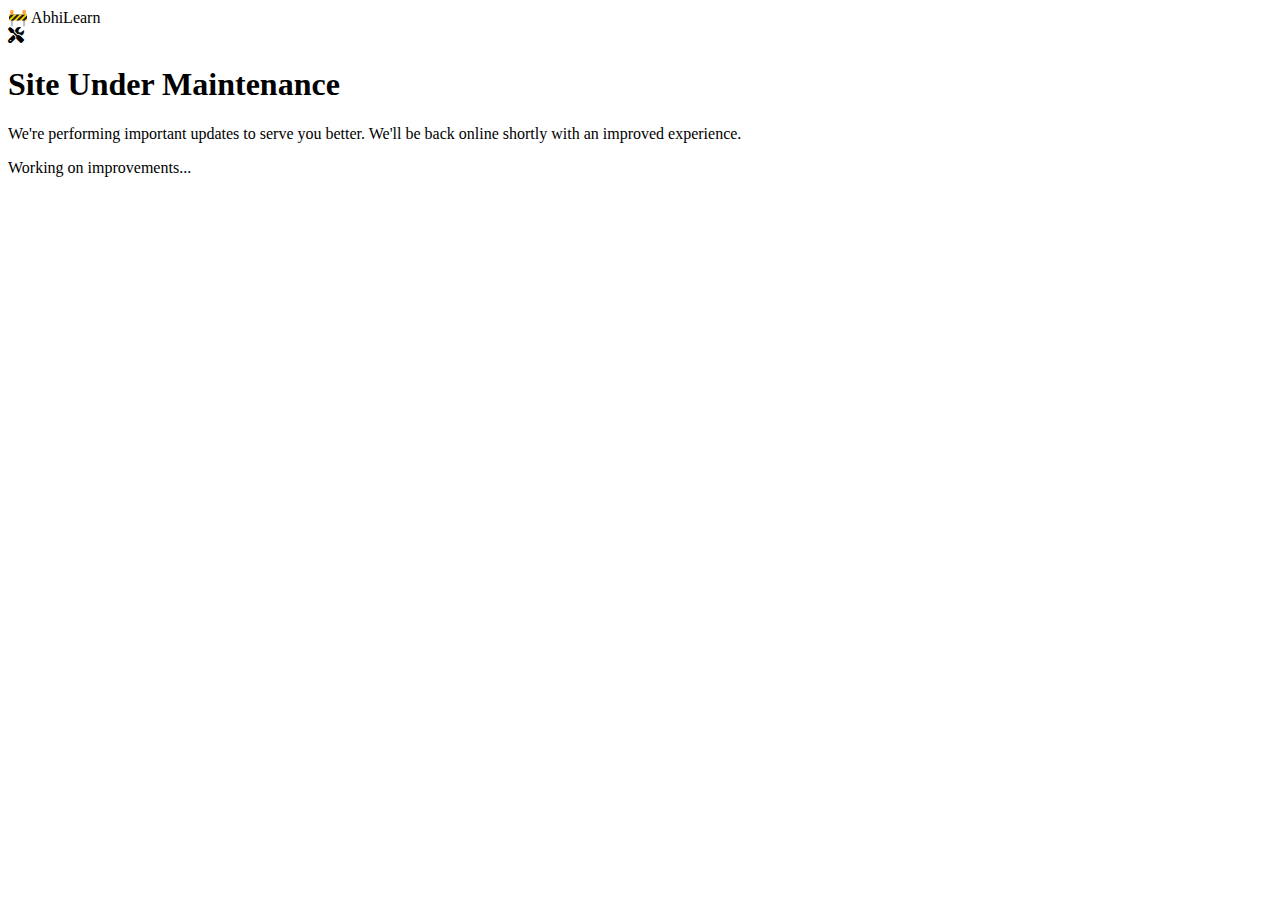
<file: maintenance.html>
<!DOCTYPE html>
<html lang="en">
<head>
    <meta charset="UTF-8">
    <meta name="viewport" content="width=device-width, initial-scale=1.0">
    <title>Site Under Maintenance - AbhiLearn</title>
    <link href="https://fonts.googleapis.com/css2?family=Poppins:wght@300;400;600;700&display=swap" rel="stylesheet">
    <link rel="stylesheet" href="https://cdnjs.cloudflare.com/ajax/libs/font-awesome/6.4.0/css/all.min.css">
    <link rel="stylesheet" href="maintenance.css">
</head>
<body>
    <div class="maintenance-container">
        <!-- Animated Background -->
        <div class="background-animation"></div>
        
        <!-- Content Card -->
        <div class="content-card">
            <div class="logo">
                <span class="logo-icon">🚧</span> AbhiLearn
            </div>
            
            <div class="maintenance-icon">
                <i class="fas fa-tools"></i>
            </div>
            
            <h1 class="maintenance-title">Site Under Maintenance</h1>
            
            <p class="maintenance-text">
                We're performing important updates to serve you better. 
                We'll be back online shortly with an improved experience.
            </p>
            
            <!-- Simple Loader -->
            <div class="loader-container">
                <div class="loader"></div>
                <p>Working on improvements...</p>
            </div>
            
            <!-- Progress Section (Static, no fake progress) -->
            <div class="progress-section">
                <div class="progress-item completed">
                    <i class="fas fa-check-circle"></i>
                    <span>System Analysis</span>
                </div>
                <div class="progress-item active">
                    <i class="fas fa-cog"></i>
                    <span>Performance Updates</span>
                </div>
                <div class="progress-item">
                    <i class="far fa-clock"></i>
                    <span>Final Testing</span>
                </div>
            </div>
            
            <!-- Contact Info -->
            <div class="contact-info">
                <p>For urgent inquiries, contact us at:</p>
                <a href="contact.html">
                    <i class="fas fa-envelope"></i> info@abhilearn.netlify.app
                </a>
            </div>
            
            <!-- Social Links -->
            <div class="social-links">
                <a href="#"><i class="fab fa-instagram"></i></a>
                <a href="#"><i class="fab fa-facebook-f"></i></a>
                <a href="#"><i class="fab fa-twitter"></i></a>
            </div>
            
            <div class="footer-note">
                <p>&copy; 2025 AbhiLearn. All rights reserved.</p>
            </div>
        </div>
    </div>

    <script src="maintenance.js"></script>
</body>
</html>
</file>
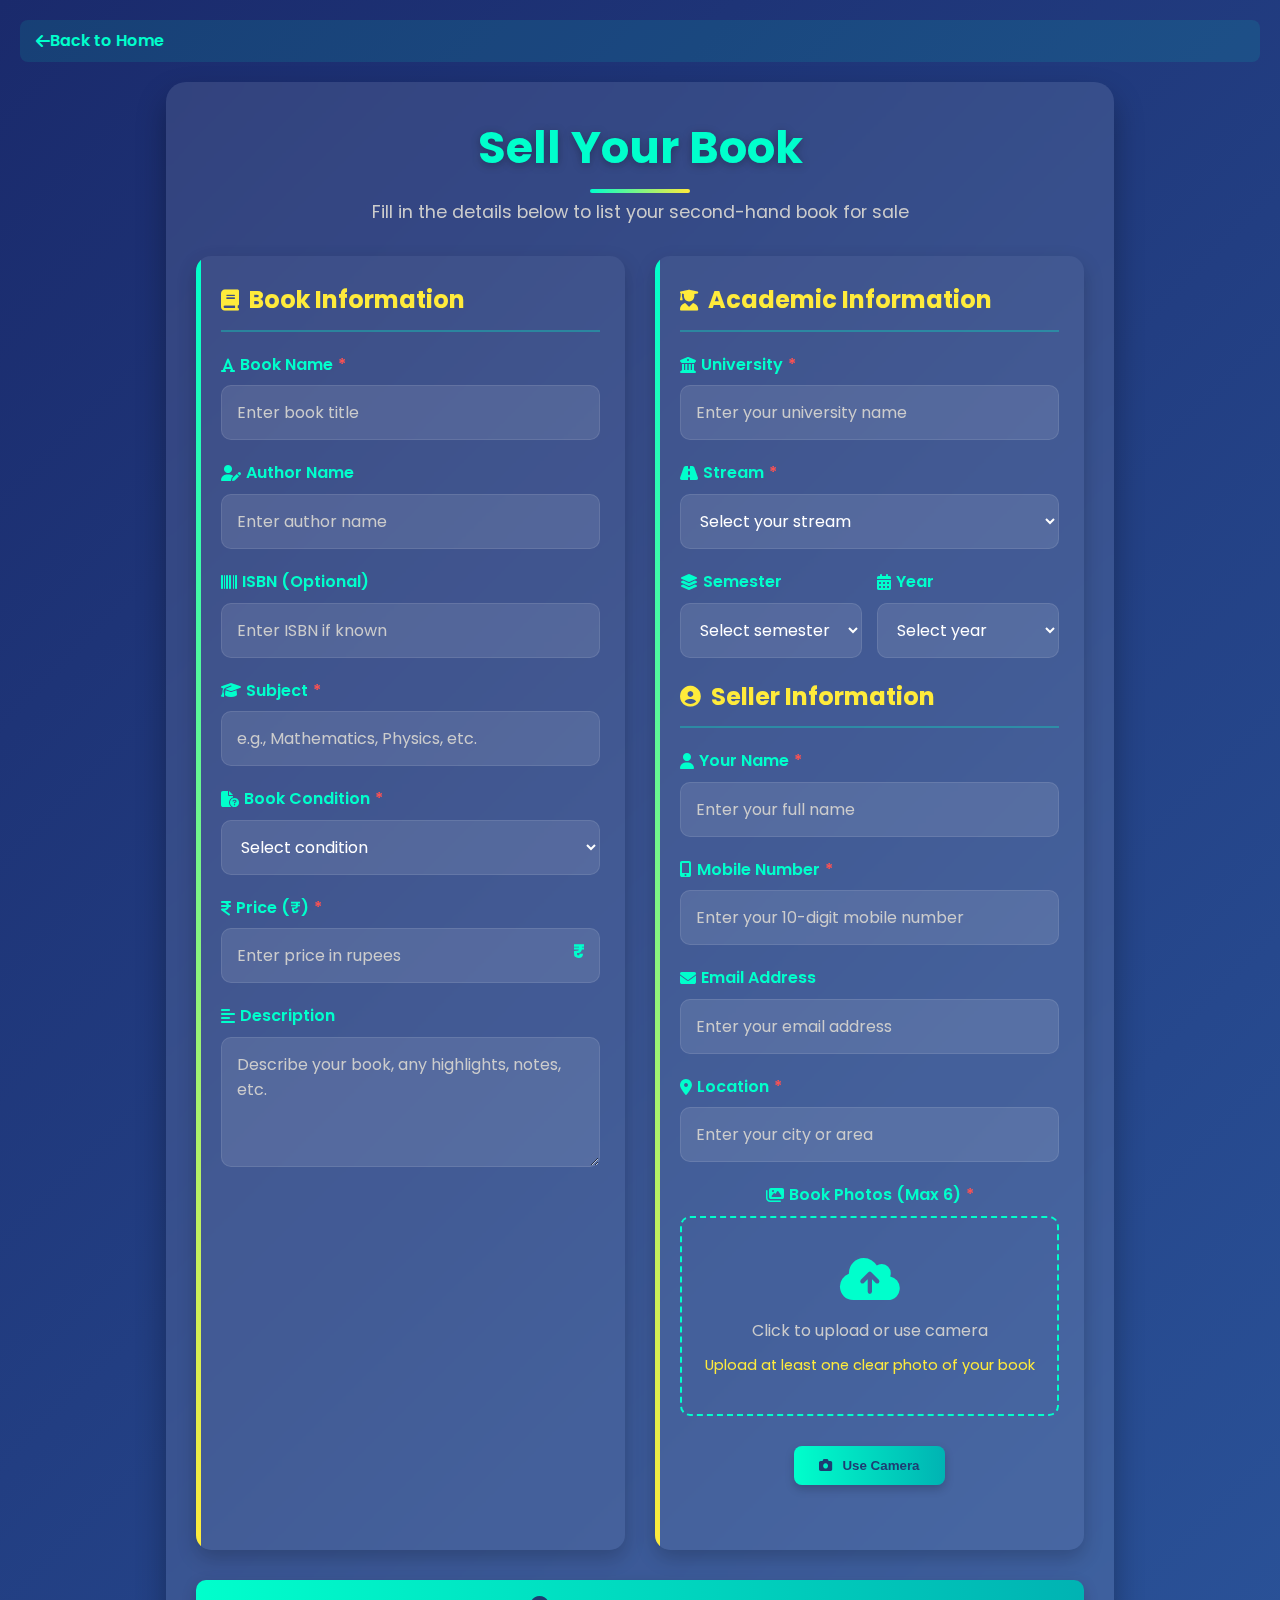
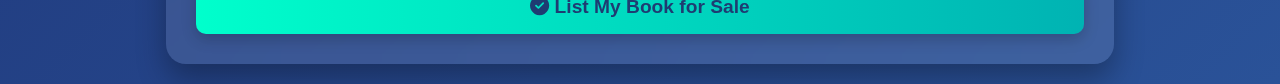
<file: sell.html>
<!DOCTYPE html>
<html lang="en">
<head>
<meta charset="UTF-8">
<meta name="viewport" content="width=device-width, initial-scale=1.0">
<title>AbhiLearn - Sell Your Book</title>
<link href="https://fonts.googleapis.com/css2?family=Poppins:wght@300;400;600;700&display=swap" rel="stylesheet">
<link rel="stylesheet" href="https://cdnjs.cloudflare.com/ajax/libs/font-awesome/6.4.0/css/all.min.css">
<style>
* { margin:0; padding:0; box-sizing:border-box; }
body { 
    font-family: 'Poppins', sans-serif; 
    background: linear-gradient(135deg, #1a2a6c 0%, #2a5298 100%); 
    color:#fff; 
    min-height:100vh; 
    display:flex; 
    flex-direction:column; 
    position:relative; 
    line-height: 1.6;
    padding: 20px;
}

.container {
    max-width: 1100px;
    margin: 0 auto;
    background: rgba(255, 255, 255, 0.1);
    border-radius: 20px;
    padding: 30px;
    backdrop-filter: blur(10px);
    box-shadow: 0 15px 30px rgba(0, 0, 0, 0.3);
}

.header {
    text-align: center;
    margin-bottom: 30px;
    position: relative;
}

.header h1 {
    color: #00ffcc;
    font-size: 2.8rem;
    margin-bottom: 15px;
    text-shadow: 0 2px 10px rgba(0,0,0,0.3);
    position: relative;
    display: inline-block;
}

.header h1:after {
    content: '';
    position: absolute;
    bottom: -10px;
    left: 50%;
    transform: translateX(-50%);
    width: 100px;
    height: 4px;
    background: linear-gradient(to right, #00ffcc, #ffeb3b);
    border-radius: 2px;
}

.header p {
    color: #ccc;
    font-size: 1.1rem;
    max-width: 600px;
    margin: 0 auto;
}

.back-btn {
    display: inline-flex;
    align-items: center;
    color: #00ffcc;
    text-decoration: none;
    font-weight: 600;
    margin-bottom: 20px;
    transition: all 0.3s ease;
    padding: 8px 16px;
    border-radius: 8px;
    background: rgba(0, 255, 204, 0.1);
}

.back-btn:hover {
    transform: translateX(-5px);
    color: #ffeb3b;
    background: rgba(0, 255, 204, 0.2);
}

.form-container {
    display: grid;
    grid-template-columns: 1fr 1fr;
    gap: 30px;
}

@media (max-width: 900px) {
    .form-container {
        grid-template-columns: 1fr;
    }
}

.form-section {
    background: rgba(255, 255, 255, 0.05);
    padding: 25px;
    border-radius: 15px;
    box-shadow: 0 8px 20px rgba(0, 0, 0, 0.2);
    position: relative;
    overflow: hidden;
}

.form-section:before {
    content: '';
    position: absolute;
    top: 0;
    left: 0;
    width: 5px;
    height: 100%;
    background: linear-gradient(to bottom, #00ffcc, #ffeb3b);
}

.form-section h2 {
    color: #ffeb3b;
    font-size: 1.5rem;
    margin-bottom: 20px;
    padding-bottom: 10px;
    border-bottom: 2px solid rgba(0, 255, 204, 0.3);
    display: flex;
    align-items: center;
    gap: 10px;
}

.form-section h2 i {
    font-size: 1.3rem;
}

.form-group {
    margin-bottom: 20px;
    position: relative;
}

.form-group label {
    display: block;
    margin-bottom: 8px;
    font-weight: 600;
    color: #00ffcc;
    display: flex;
    align-items: center;
    gap: 5px;
}

.form-group input,
.form-group textarea,
.form-group select {
    width: 100%;
    padding: 14px 15px;
    border: none;
    border-radius: 10px;
    background: rgba(255, 255, 255, 0.1);
    color: #fff;
    font-family: 'Poppins', sans-serif;
    transition: all 0.3s ease;
    border: 1px solid rgba(255, 255, 255, 0.1);
    font-size: 1rem;
}

.form-group input:focus,
.form-group textarea:focus,
.form-group select:focus {
    outline: none;
    background: rgba(255, 255, 255, 0.15);
    box-shadow: 0 0 0 3px rgba(0, 255, 204, 0.3);
    border-color: #00ffcc;
}

.form-group input::placeholder,
.form-group textarea::placeholder {
    color: #ccc;
}

.form-row {
    display: grid;
    grid-template-columns: 1fr 1fr;
    gap: 15px;
}

@media (max-width: 480px) {
    .form-row {
        grid-template-columns: 1fr;
    }
}

.photo-upload {
    display: flex;
    flex-direction: column;
    align-items: center;
}

.upload-area {
    width: 100%;
    min-height: 200px;
    border: 2px dashed #00ffcc;
    border-radius: 10px;
    display: flex;
    flex-direction: column;
    justify-content: center;
    align-items: center;
    cursor: pointer;
    transition: all 0.3s ease;
    margin-bottom: 20px;
    padding: 20px;
    text-align: center;
    position: relative;
    overflow: hidden;
}

.upload-area:hover {
    background: rgba(0, 255, 204, 0.1);
    transform: translateY(-3px);
}

.upload-area i {
    font-size: 3rem;
    color: #00ffcc;
    margin-bottom: 15px;
}

.upload-area p {
    color: #ccc;
    margin-bottom: 10px;
}

.upload-area span {
    font-size: 0.9rem;
    color: #ffeb3b;
}

.preview-container {
    display: grid;
    grid-template-columns: repeat(3, 1fr);
    gap: 10px;
    margin-top: 20px;
    width: 100%;
}

@media (max-width: 480px) {
    .preview-container {
        grid-template-columns: repeat(2, 1fr);
    }
}

.preview-item {
    position: relative;
    border-radius: 8px;
    overflow: hidden;
    aspect-ratio: 3/4;
    box-shadow: 0 4px 8px rgba(0,0,0,0.2);
    transition: all 0.3s ease;
}

.preview-item:hover {
    transform: scale(1.05);
}

.preview-item img {
    width: 100%;
    height: 100%;
    object-fit: cover;
}

.preview-item .remove-btn {
    position: absolute;
    top: 5px;
    right: 5px;
    background: rgba(255, 0, 0, 0.7);
    color: white;
    border: none;
    width: 25px;
    height: 25px;
    border-radius: 50%;
    display: flex;
    justify-content: center;
    align-items: center;
    cursor: pointer;
    font-size: 0.8rem;
    transition: all 0.3s ease;
}

.preview-item .remove-btn:hover {
    background: rgba(255, 0, 0, 0.9);
    transform: scale(1.1);
}

.camera-btn {
    display: inline-flex;
    align-items: center;
    justify-content: center;
    gap: 10px;
    padding: 12px 25px;
    background: linear-gradient(to right, #00ffcc, #00b3b3);
    color: #1e3c72;
    border: none;
    border-radius: 8px;
    font-weight: 600;
    cursor: pointer;
    transition: all 0.3s ease;
    margin-top: 10px;
    box-shadow: 0 4px 10px rgba(0,0,0,0.2);
}

.camera-btn:hover {
    transform: translateY(-3px);
    box-shadow: 0 8px 15px rgba(0,0,0,0.3);
}

.submit-btn {
    display: block;
    width: 100%;
    padding: 16px;
    background: linear-gradient(to right, #00ffcc, #00b3b3);
    color: #1e3c72;
    border: none;
    border-radius: 10px;
    font-size: 1.2rem;
    font-weight: 700;
    cursor: pointer;
    transition: all 0.3s ease;
    margin-top: 30px;
    box-shadow: 0 5px 15px rgba(0,0,0,0.2);
    position: relative;
    overflow: hidden;
}

.submit-btn:before {
    content: '';
    position: absolute;
    top: 0;
    left: -100%;
    width: 100%;
    height: 100%;
    background: linear-gradient(90deg, transparent, rgba(255,255,255,0.2), transparent);
    transition: all 0.5s ease;
}

.submit-btn:hover {
    transform: translateY(-5px);
    box-shadow: 0 10px 25px rgba(0,0,0,0.3);
}

.submit-btn:hover:before {
    left: 100%;
}

.required {
    color: #ff5252;
}

/* Camera modal */
.camera-modal {
    position: fixed;
    top: 0;
    left: 0;
    width: 100%;
    height: 100%;
    background: rgba(0, 0, 0, 0.9);
    display: flex;
    justify-content: center;
    align-items: center;
    z-index: 1000;
    opacity: 0;
    visibility: hidden;
    transition: all 0.3s ease;
}

.camera-modal.active {
    opacity: 1;
    visibility: visible;
}

.camera-container {
    background: #1a2a6c;
    padding: 25px;
    border-radius: 15px;
    width: 90%;
    max-width: 500px;
    text-align: center;
    box-shadow: 0 15px 30px rgba(0,0,0,0.4);
    position: relative;
}

#cameraVideo {
    width: 100%;
    border-radius: 10px;
    margin-bottom: 20px;
    border: 2px solid #00ffcc;
}

.camera-controls {
    display: flex;
    justify-content: center;
    gap: 15px;
}

.camera-controls button {
    padding: 12px 25px;
    border: none;
    border-radius: 8px;
    font-weight: 600;
    cursor: pointer;
    transition: all 0.3s ease;
    display: flex;
    align-items: center;
    gap: 8px;
}

.capture-btn {
    background: linear-gradient(to right, #00ffcc, #00b3b3);
    color: #1e3c72;
}

.cancel-btn {
    background: rgba(255, 255, 255, 0.1);
    color: #fff;
}

.camera-controls button:hover {
    transform: translateY(-3px);
    box-shadow: 0 5px 10px rgba(0,0,0,0.2);
}

/* Form icons */
.form-icon {
    font-size: 1.2rem;
    width: 24px;
    text-align: center;
}

/* Animation for form sections */
@keyframes fadeIn {
    from { opacity: 0; transform: translateY(20px); }
    to { opacity: 1; transform: translateY(0); }
}

.form-section {
    animation: fadeIn 0.5s ease forwards;
}

.form-section:nth-child(2) {
    animation-delay: 0.2s;
}

/* Price tag styling */
.price-tag {
    position: relative;
}

.price-tag:after {
    content: '₹';
    position: absolute;
    right: 15px;
    top: 42px;
    color: #00ffcc;
    font-weight: bold;
    font-size: 1.2rem;
}

/* Responsive adjustments */
@media (max-width: 600px) {
    .container {
        padding: 15px;
    }
    
    .header h1 {
        font-size: 2.2rem;
    }
    
    .form-section {
        padding: 20px;
    }
}
</style>
</head>
<body>

<a href="index2.html" class="back-btn">
    <i class="fas fa-arrow-left"></i> Back to Home
</a>

<div class="container">
    <div class="header">
        <h1>Sell Your Book</h1>
        <p>Fill in the details below to list your second-hand book for sale</p>
    </div>

    <form id="sellBookForm">
        <div class="form-container">
            <div class="form-section">
                <h2><i class="fas fa-book"></i> Book Information</h2>
                
                <div class="form-group">
                    <label for="bookName"><i class="fas fa-font"></i> Book Name <span class="required">*</span></label>
                    <input type="text" id="bookName" name="bookName" required placeholder="Enter book title">
                </div>
                
                <div class="form-group">
                    <label for="author"><i class="fas fa-user-pen"></i> Author Name</label>
                    <input type="text" id="author" name="author" placeholder="Enter author name">
                </div>
                
                <div class="form-group">
                    <label for="isbn"><i class="fas fa-barcode"></i> ISBN (Optional)</label>
                    <input type="text" id="isbn" name="isbn" placeholder="Enter ISBN if known">
                </div>
                
                <div class="form-group">
                    <label for="subject"><i class="fas fa-graduation-cap"></i> Subject <span class="required">*</span></label>
                    <input type="text" id="subject" name="subject" required placeholder="e.g., Mathematics, Physics, etc.">
                </div>
                
                <div class="form-group">
                    <label for="condition"><i class="fas fa-file-circle-question"></i> Book Condition <span class="required">*</span></label>
                    <select id="condition" name="condition" required>
                        <option value="">Select condition</option>
                        <option value="new">Like New</option>
                        <option value="good">Good</option>
                        <option value="fair">Fair</option>
                        <option value="poor">Poor</option>
                    </select>
                </div>
                
                <div class="form-group price-tag">
                    <label for="price"><i class="fas fa-indian-rupee-sign"></i> Price (₹) <span class="required">*</span></label>
                    <input type="number" id="price" name="price" required placeholder="Enter price in rupees">
                </div>
                
                <div class="form-group">
                    <label for="description"><i class="fas fa-align-left"></i> Description</label>
                    <textarea id="description" name="description" rows="4" placeholder="Describe your book, any highlights, notes, etc."></textarea>
                </div>
            </div>
            
            <div class="form-section">
                <h2><i class="fas fa-user-graduate"></i> Academic Information</h2>
                
                <div class="form-group">
                    <label for="university"><i class="fas fa-building-columns"></i> University <span class="required">*</span></label>
                    <input type="text" id="university" name="university" required placeholder="Enter your university name">
                </div>
                
                <div class="form-group">
                    <label for="stream"><i class="fas fa-road"></i> Stream <span class="required">*</span></label>
                    <select id="stream" name="stream" required>
                        <option value="">Select your stream</option>
                        <option value="engineering">Engineering</option>
                        <option value="medical">Medical</option>
                        <option value="arts">Arts</option>
                        <option value="science">Science</option>
                        <option value="commerce">Commerce</option>
                        <option value="law">Law</option>
                        <option value="other">Other</option>
                    </select>
                </div>
                
                <div class="form-row">
                    <div class="form-group">
                        <label for="semester"><i class="fas fa-layer-group"></i> Semester</label>
                        <select id="semester" name="semester">
                            <option value="">Select semester</option>
                            <option value="1">Semester 1</option>
                            <option value="2">Semester 2</option>
                            <option value="3">Semester 3</option>
                            <option value="4">Semester 4</option>
                            <option value="5">Semester 5</option>
                            <option value="6">Semester 6</option>
                            <option value="7">Semester 7</option>
                            <option value="8">Semester 8</option>
                        </select>
                    </div>
                    
                    <div class="form-group">
                        <label for="year"><i class="fas fa-calendar-days"></i> Year</label>
                        <select id="year" name="year">
                            <option value="">Select year</option>
                            <option value="1">1st Year</option>
                            <option value="2">2nd Year</option>
                            <option value="3">3rd Year</option>
                            <option value="4">4th Year</option>
                        </select>
                    </div>
                </div>
                
                <h2><i class="fas fa-user-circle"></i> Seller Information</h2>
                
                <div class="form-group">
                    <label for="sellerName"><i class="fas fa-user"></i> Your Name <span class="required">*</span></label>
                    <input type="text" id="sellerName" name="sellerName" required placeholder="Enter your full name">
                </div>
                
                <div class="form-group">
                    <label for="mobile"><i class="fas fa-mobile-alt"></i> Mobile Number <span class="required">*</span></label>
                    <input type="tel" id="mobile" name="mobile" required placeholder="Enter your 10-digit mobile number">
                </div>
                
                <div class="form-group">
                    <label for="email"><i class="fas fa-envelope"></i> Email Address</label>
                    <input type="email" id="email" name="email" placeholder="Enter your email address">
                </div>
                
                <div class="form-group">
                    <label for="location"><i class="fas fa-location-dot"></i> Location <span class="required">*</span></label>
                    <input type="text" id="location" name="location" required placeholder="Enter your city or area">
                </div>
                
                <div class="form-group photo-upload">
                    <label><i class="fas fa-images"></i> Book Photos (Max 6) <span class="required">*</span></label>
                    <div class="upload-area" id="uploadArea">
                        <i class="fas fa-cloud-upload-alt"></i>
                        <p>Click to upload or use camera</p>
                        <span>Upload at least one clear photo of your book</span>
                    </div>
                    
                    <button type="button" class="camera-btn" id="openCamera">
                        <i class="fas fa-camera"></i> Use Camera
                    </button>
                    
                    <input type="file" id="fileInput" multiple accept="image/*" style="display: none;">
                    
                    <div class="preview-container" id="previewContainer"></div>
                </div>
            </div>
        </div>
        
        <button type="submit" class="submit-btn">
            <i class="fas fa-check-circle"></i> List My Book for Sale
        </button>
    </form>
</div>

<!-- Camera Modal -->
<div class="camera-modal" id="cameraModal">
    <div class="camera-container">
        <video id="cameraVideo" autoplay playsinline></video>
        <div class="camera-controls">
            <button class="capture-btn" id="captureBtn"><i class="fas fa-camera"></i> Capture</button>
            <button class="cancel-btn" id="closeCamera"><i class="fas fa-times"></i> Cancel</button>
        </div>
    </div>
</div>

<script>
document.addEventListener('DOMContentLoaded', function() {
    const uploadArea = document.getElementById('uploadArea');
    const fileInput = document.getElementById('fileInput');
    const previewContainer = document.getElementById('previewContainer');
    const openCameraBtn = document.getElementById('openCamera');
    const cameraModal = document.getElementById('cameraModal');
    const cameraVideo = document.getElementById('cameraVideo');
    const captureBtn = document.getElementById('captureBtn');
    const closeCameraBtn = document.getElementById('closeCamera');
    const form = document.getElementById('sellBookForm');
    
    let stream = null;
    let uploadedImages = 0;
    const maxImages = 6;
    
    // File upload handling
    uploadArea.addEventListener('click', function() {
        fileInput.click();
    });
    
    fileInput.addEventListener('change', function(e) {
        handleFiles(e.target.files);
    });
    
    // Drag and drop functionality
    uploadArea.addEventListener('dragover', function(e) {
        e.preventDefault();
        uploadArea.style.background = 'rgba(0, 255, 204, 0.2)';
    });
    
    uploadArea.addEventListener('dragleave', function() {
        uploadArea.style.background = '';
    });
    
    uploadArea.addEventListener('drop', function(e) {
        e.preventDefault();
        uploadArea.style.background = '';
        
        if (e.dataTransfer.files.length) {
            handleFiles(e.dataTransfer.files);
        }
    });
    
    function handleFiles(files) {
        if (uploadedImages >= maxImages) {
            alert(`You can only upload up to ${maxImages} images.`);
            return;
        }
        
        for (let i = 0; i < files.length; i++) {
            if (uploadedImages >= maxImages) break;
            
            const file = files[i];
            if (!file.type.match('image.*')) continue;
            
            const reader = new FileReader();
            reader.onload = function(e) {
                addImagePreview(e.target.result);
            };
            reader.readAsDataURL(file);
            uploadedImages++;
        }
    }
    
    function addImagePreview(src) {
        const previewItem = document.createElement('div');
        previewItem.className = 'preview-item';
        
        const img = document.createElement('img');
        img.src = src;
        
        const removeBtn = document.createElement('button');
        removeBtn.className = 'remove-btn';
        removeBtn.innerHTML = '&times;';
        removeBtn.addEventListener('click', function() {
            previewItem.remove();
            uploadedImages--;
        });
        
        previewItem.appendChild(img);
        previewItem.appendChild(removeBtn);
        previewContainer.appendChild(previewItem);
    }
    
    // Camera functionality
    openCameraBtn.addEventListener('click', openCamera);
    closeCameraBtn.addEventListener('click', closeCamera);
    captureBtn.addEventListener('click', captureImage);
    
    async function openCamera() {
        if (uploadedImages >= maxImages) {
            alert(`You can only upload up to ${maxImages} images.`);
            return;
        }
        
        try {
            stream = await navigator.mediaDevices.getUserMedia({ 
                video: { facingMode: 'environment' }, 
                audio: false 
            });
            cameraVideo.srcObject = stream;
            cameraModal.classList.add('active');
        } catch (err) {
            console.error('Error accessing camera:', err);
            alert('Unable to access camera. Please check permissions.');
        }
    }
    
    function closeCamera() {
        cameraModal.classList.remove('active');
        if (stream) {
            stream.getTracks().forEach(track => track.stop());
        }
    }
    
    function captureImage() {
        if (uploadedImages >= maxImages) {
            alert(`You can only upload up to ${maxImages} images.`);
            closeCamera();
            return;
        }
        
        const canvas = document.createElement('canvas');
        canvas.width = cameraVideo.videoWidth;
        canvas.height = cameraVideo.videoHeight;
        canvas.getContext('2d').drawImage(cameraVideo, 0, 0);
        
        addImagePreview(canvas.toDataURL('image/png'));
        uploadedImages++;
        closeCamera();
    }
    
    // Form submission
    form.addEventListener('submit', function(e) {
        e.preventDefault();
        
        // Basic validation
        if (uploadedImages === 0) {
            alert('Please upload at least one photo of your book.');
            return;
        }
        
        // Here you would typically send the data to your server
        alert('Book listing submitted successfully!');
        form.reset();
        previewContainer.innerHTML = '';
        uploadedImages = 0;
    });
});
</script>

</body>
</html>
</file>
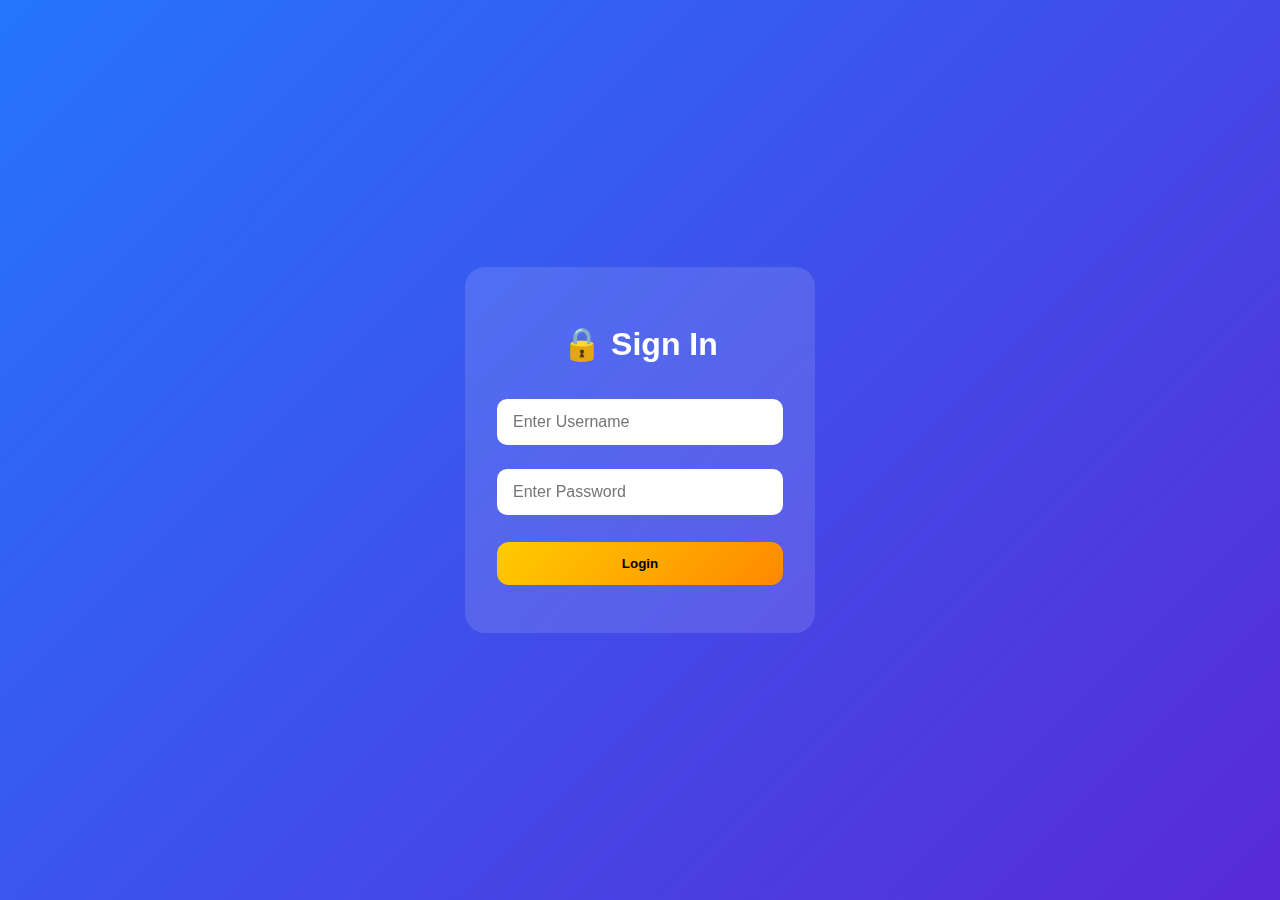
<file: signin.html>
<!DOCTYPE html>
<html lang="en">
<head>
<meta charset="UTF-8">
<meta name="viewport" content="width=device-width, initial-scale=1.0">
<title>Sign In - AbhiLearn</title>
<style>
body {
  margin: 0;
  font-family: 'Segoe UI', sans-serif;
  overflow: hidden;
  height: 100vh;
  display: flex;
  justify-content: center;
  align-items: center;
  background: linear-gradient(-45deg, #6a11cb, #2575fc, #6a11cb, #2575fc);
  background-size: 400% 400%;
  animation: gradientMove 20s ease infinite;
  position: relative;
}

@keyframes gradientMove {
  0% { background-position: 0% 50%; }
  50% { background-position: 100% 50%; }
  100% { background-position: 0% 50%; }
}

/* Sign-in Card */
.form-card {
  background: rgba(255,255,255,0.12);
  backdrop-filter: blur(12px);
  padding: 2rem;
  border-radius: 20px;
  text-align: center;
  width: 100%;
  max-width: 350px;
  margin: 0 15px;
  position: relative;
  z-index: 10;
  box-sizing: border-box;
}

.form-card h2 { 
  color: #fff; 
  font-size: 2rem; 
  margin-bottom: 1.5rem; 
}

.form-card input { 
  width: 100%; 
  padding: 14px 16px;
  margin: 12px 0; 
  border-radius: 10px; 
  border:none; 
  outline:none; 
  font-size:1rem; 
  box-sizing: border-box;
}

.form-card input:focus { 
  box-shadow: 0 0 10px rgba(37,117,252,0.8); 
}

.btn { 
  width:100%; 
  padding:14px; 
  margin-top:15px; 
  border:none; 
  border-radius:12px; 
  font-weight:bold; 
  cursor:pointer; 
  background: linear-gradient(135deg,#ffcc00,#ff8800); 
  transition:0.3s ease;
}

.btn:hover { 
  background: linear-gradient(135deg,#fff,#ffcc00); 
  color:#333; 
  transform: translateY(-3px); 
  box-shadow:0 6px 18px rgba(0,0,0,0.25);
}

#error {color:#ff4d4d; margin-top:12px;}

/* Bubble styles */
.bubble {
  position: absolute;
  border-radius: 50%;
  background: rgba(255,255,255,0.15);
  box-shadow: 0 0 15px rgba(255,255,255,0.3);
  pointer-events: none;
  z-index:1;
}

/* Mobile adjustments */
@media(max-width:500px){
  .form-card {
    width: auto;
    margin-left: 15px;
    margin-right: 15px;
    padding: 2rem;
  }
}
</style>
</head>
<body>

<div class="form-card">
  <h2>🔒 Sign In</h2>
  <input type="text" id="username" placeholder="Enter Username">
  <input type="password" id="password" placeholder="Enter Password">
  <button class="btn" onclick="login()">Login</button>
  <p id="error"></p>
</div>

<script>
function login() {
  const user = document.getElementById("username").value;
  const pass = document.getElementById("password").value;
  if(user === "Abhishek pant" && pass === "987654321") {
    localStorage.setItem("isLoggedIn","true");
    window.location.href="index.html";
  } else {
    document.getElementById("error").textContent = "❌ Invalid Username or Password!";
  }
}

// Trigger login on Enter key
document.getElementById("username").addEventListener("keypress", function(e){
  if(e.key === "Enter") login();
});
document.getElementById("password").addEventListener("keypress", function(e){
  if(e.key === "Enter") login();
});

// Bubble generation
function createBubble(){
  const b = document.createElement('div');
  b.classList.add('bubble');
  const size = 40 + Math.random()*80;
  b.style.width = size+'px';
  b.style.height = size+'px';
  b.style.left = Math.random()*window.innerWidth+'px';
  b.style.top = Math.random()*window.innerHeight+'px';
  document.body.appendChild(b);

  const driftX = (Math.random()-0.5)*300;
  const duration = 8000 + Math.random()*4000;

  b.animate([
    { transform: 'translate(0,0)', opacity:0.8 },
    { transform: `translate(${driftX}px,-${window.innerHeight+size}px)`, opacity:0 }
  ], { duration:duration, easing:'linear' });

  setTimeout(()=>{b.remove();},duration);
}

// Generate bubbles continuously
setInterval(()=>{for(let i=0;i<3;i++) createBubble();},1500);
</script>

</body>
</html>
</file>
<file: maintenance.css>

</file>
